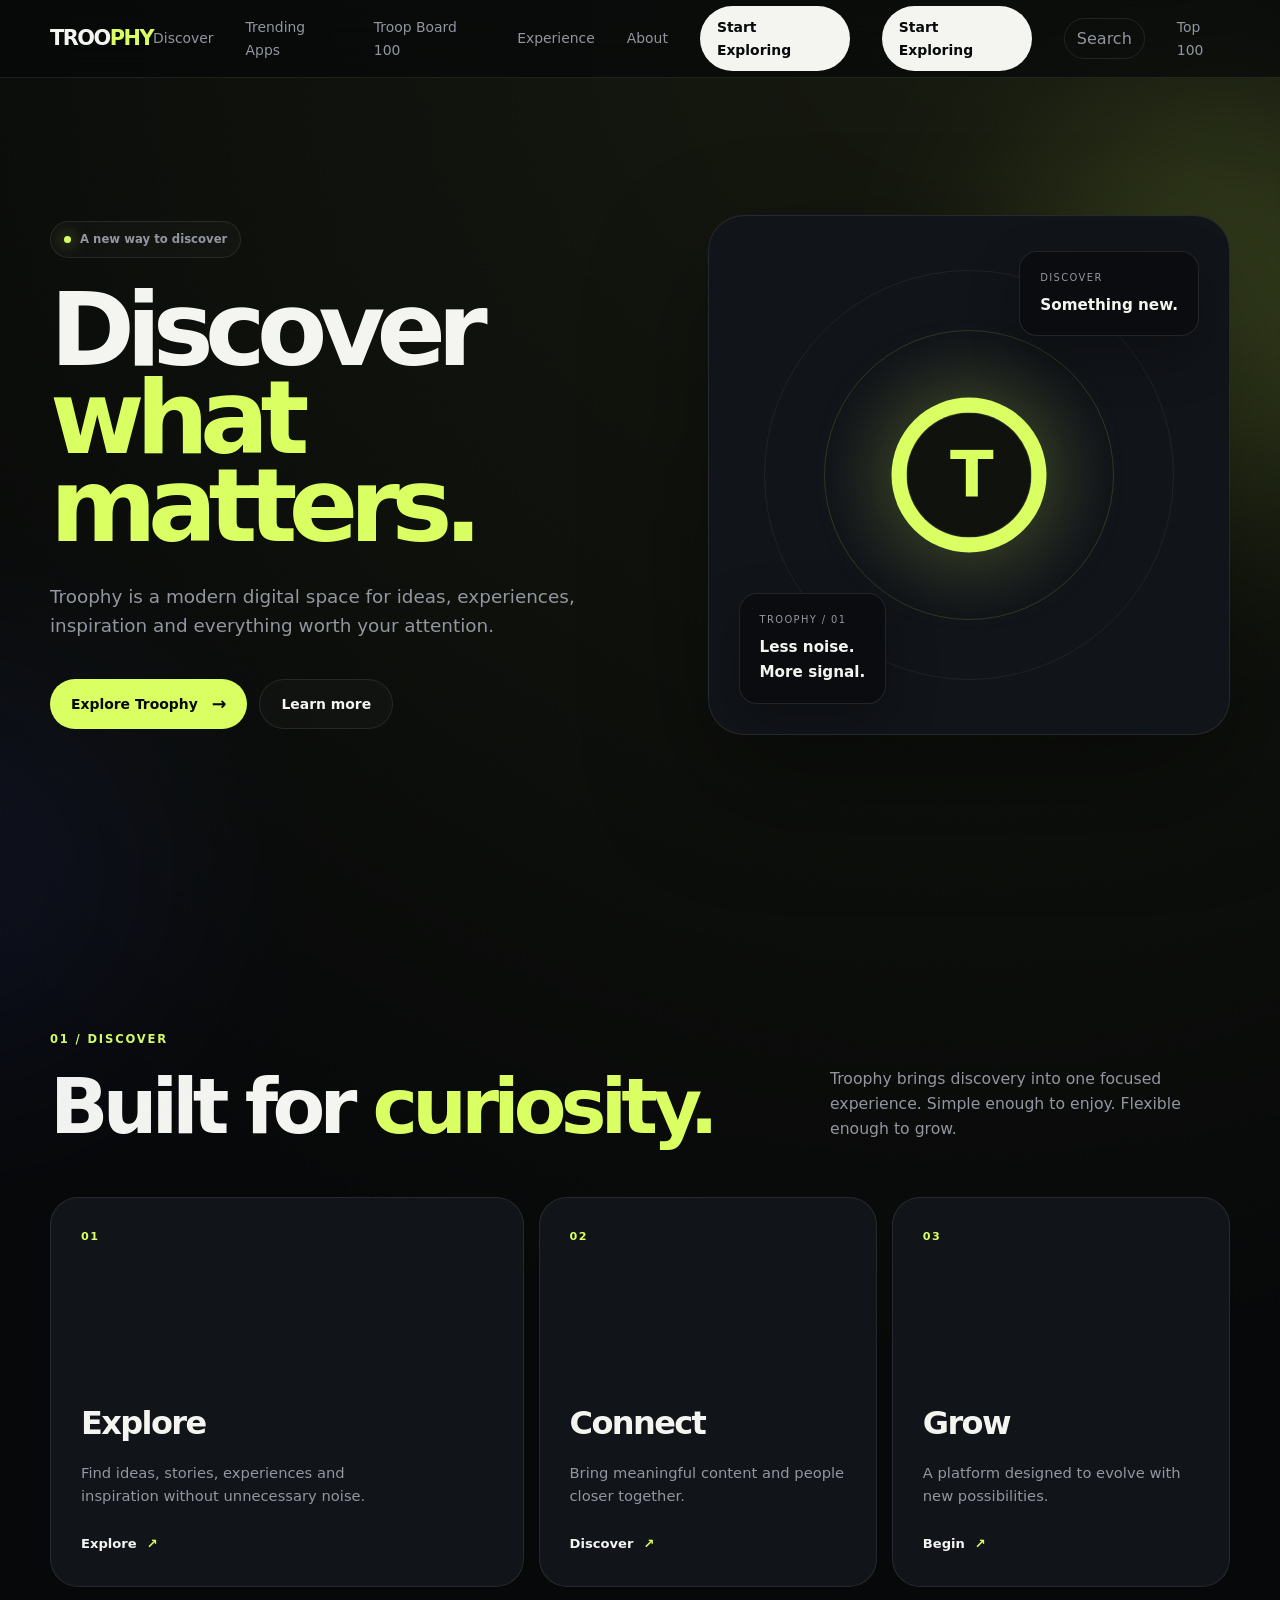
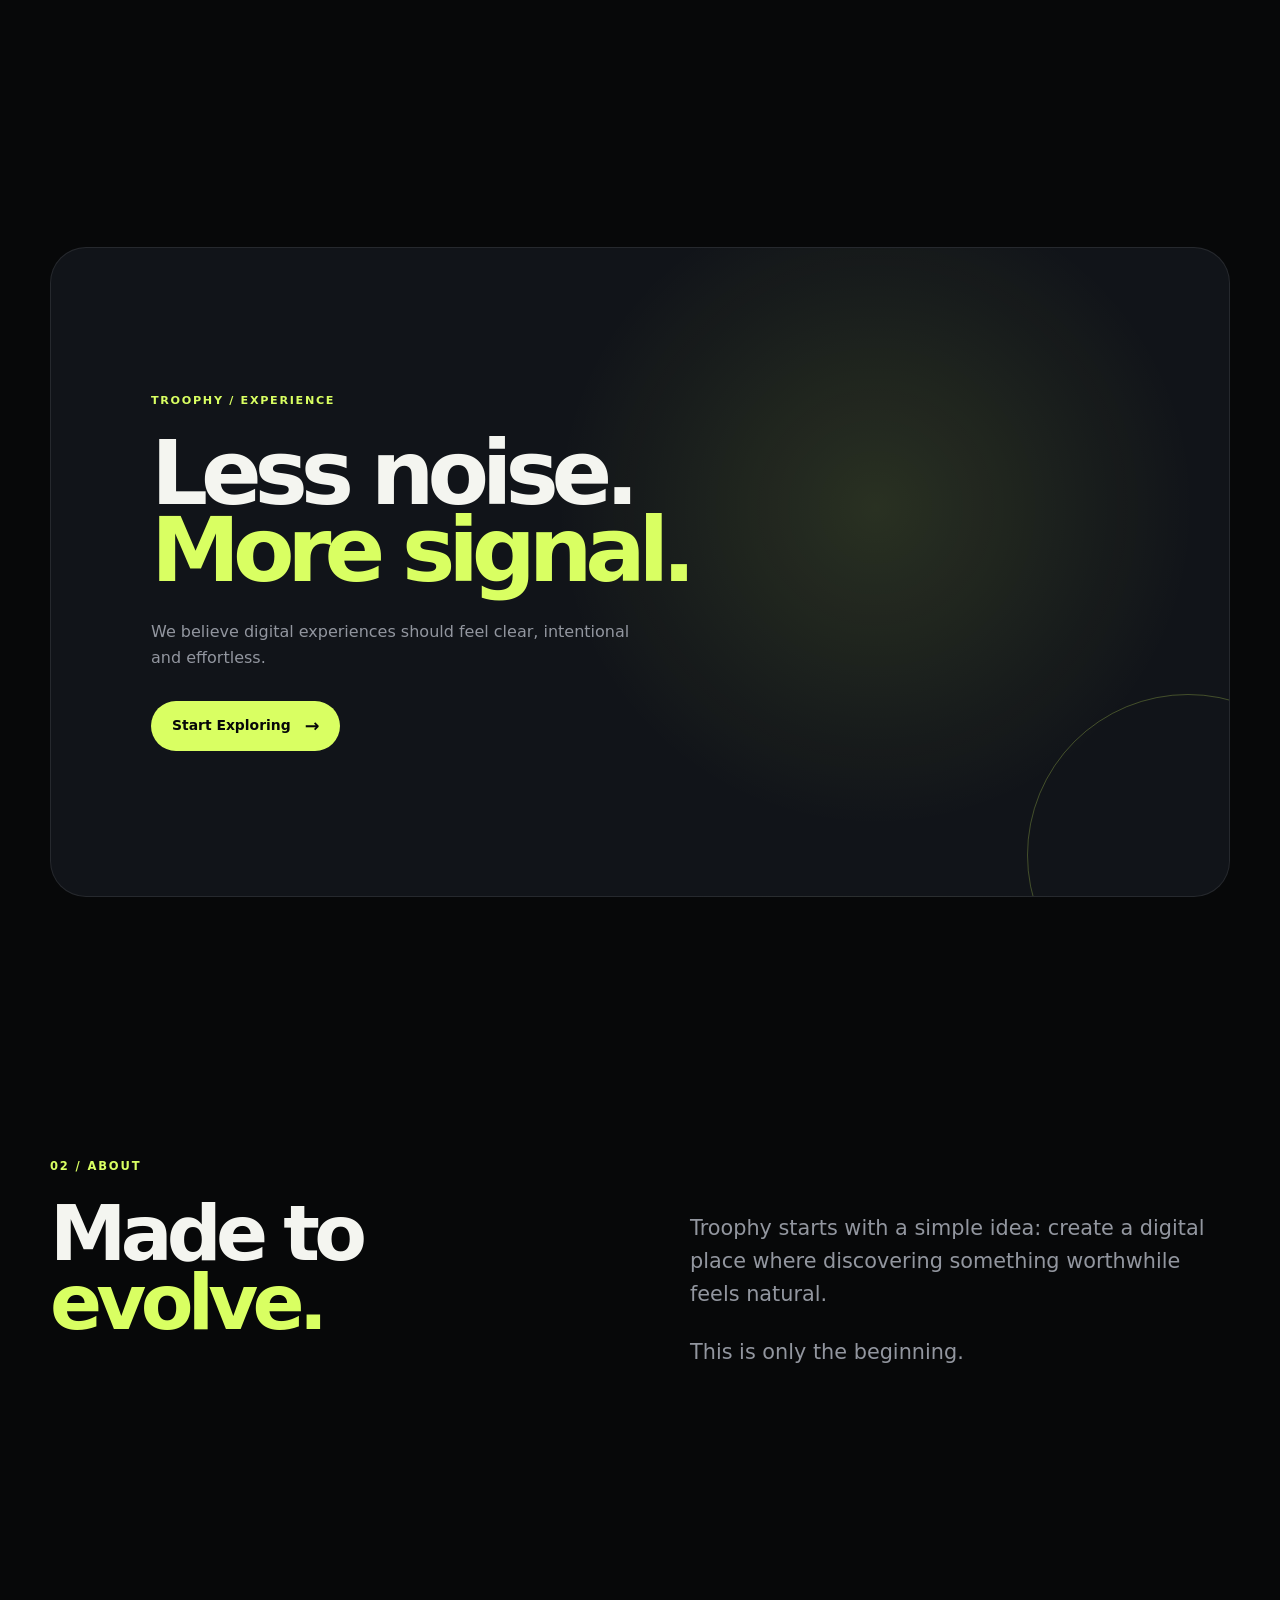
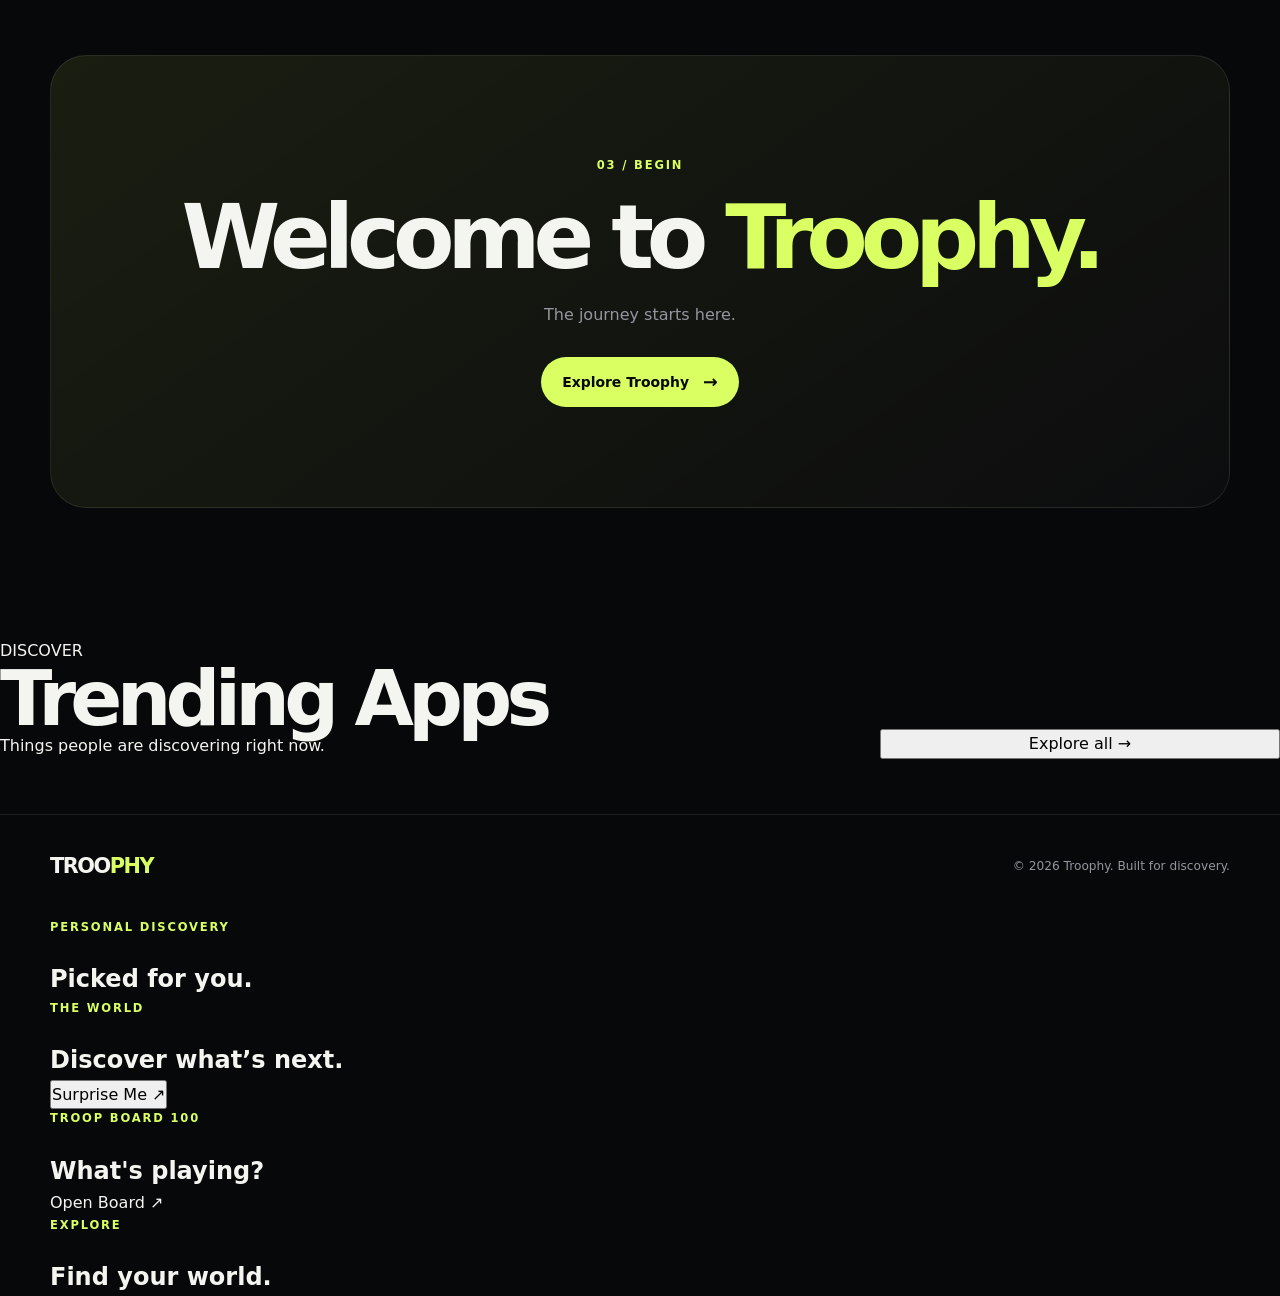
<file: index.html>
<!DOCTYPE html>
<html lang="en">
<head>
  <meta charset="UTF-8">
  <meta name="viewport" content="width=device-width, initial-scale=1.0">

  <title>Troophy — Discover What Matters</title>

  <meta
    name="description"
    content="Troophy is a modern digital space for discovering ideas, experiences and things worth your attention."
  >

  <meta name="theme-color" content="#08090b">

  <link rel="stylesheet" href="assets/css/style.css">
  <script src="assets/js/recommendations.js"></script>
  <script src="assets/js/live-ranking.js"></script>
  <script src="assets/data/data-forge.js"></script>
  <script src="assets/js/search-engine.js"></script>
</head>

<body>

  <!-- NAVIGATION -->
  <header class="site-header">
    <div class="container nav">

      <a href="#" class="brand">
        TROO<span>PHY</span>
      </a>

      <nav class="nav-menu" id="navMenu">
        <a href="#discover">Discover</a>
<a href="apps/">Trending Apps</a>
  <a href="music/">Troop Board 100</a>

        <a href="#experience">Experience</a>
        <a href="#about">About</a>
        <a href="#start" class="nav-button">Start Exploring</a>
<a href="#start" class="nav-button">Start Exploring</a>
      

      <button
        class="nav-search"
        type="button"
        data-global-search
      >
        Search
      </button>
  <a href="rankings/">Top 100</a>

</nav>

      <button
        class="menu-toggle"
        id="menuToggle"
        aria-label="Toggle navigation"
      >
        <span></span>
        <span></span>
      </button>

    </div>
  </header>


  <main>

    <!-- HERO -->
    <section class="hero">

      <div class="hero-glow glow-one"></div>
      <div class="hero-glow glow-two"></div>

      <div class="container hero-grid">

        <div class="hero-content">

          <div class="eyebrow">
            <span class="status-dot"></span>
            A new way to discover
          </div>

          <h1>
            Discover
            <span>what matters.</span>
          </h1>

          <p class="hero-description">
            Troophy is a modern digital space for ideas, experiences,
            inspiration and everything worth your attention.
          </p>

          <div class="hero-actions">
            <a href="#discover" class="button button-primary">
              Explore Troophy
              <span>→</span>
            </a>

            <a href="#about" class="button button-ghost">
              Learn more
            </a>
          </div>

        </div>


        <!-- HERO VISUAL -->
        <div class="hero-visual">

          <div class="visual-orbit orbit-one"></div>
          <div class="visual-orbit orbit-two"></div>

          <div class="visual-core">
            <div class="core-inner">
              <span>T</span>
            </div>
          </div>

          <div class="floating-card card-top">
            <small>DISCOVER</small>
            <strong>Something new.</strong>
          </div>

          <div class="floating-card card-bottom">
            <small>TROOPHY / 01</small>
            <strong>Less noise.<br>More signal.</strong>
          </div>

        </div>

      </div>

    </section>


    <!-- DISCOVER -->
    <section class="section" id="discover">

      <div class="container">

        <div class="section-heading">

          <div>
            <span class="section-label">01 / DISCOVER</span>

            <h2>
              Built for
              <span>curiosity.</span>
            </h2>
          </div>

          <p>
            Troophy brings discovery into one focused experience.
            Simple enough to enjoy. Flexible enough to grow.
          </p>

        </div>


        <div class="feature-grid">

          <article class="feature-card feature-large">

            <div class="feature-number">01</div>

            <div class="feature-content">
              <h3>Explore</h3>

              <p>
                Find ideas, stories, experiences and inspiration
                without unnecessary noise.
              </p>

              <a href="apps/" class="feature-link">
                Explore <span>↗</span>
              </a>
            </div>

          </article>


          <article class="feature-card">

            <div class="feature-number">02</div>

            <div class="feature-content">
              <h3>Connect</h3>

              <p>
                Bring meaningful content and people closer together.
              </p>

              <a href="music/" class="feature-link">
                Discover <span>↗</span>
              </a>
            </div>

          </article>


          <article class="feature-card">

            <div class="feature-number">03</div>

            <div class="feature-content">
              <h3>Grow</h3>

              <p>
                A platform designed to evolve with new possibilities.
              </p>

              <a href="#start" class="feature-link">
                Begin <span>↗</span>
              </a>
            </div>

          </article>

        </div>

      </div>

    </section>


    <!-- EXPERIENCE -->
    <section class="section experience" id="experience">

      <div class="container">

        <div class="experience-box">

          <div class="experience-label">
            TROOPHY / EXPERIENCE
          </div>

          <h2>
            Less noise.
            <br>
            <span>More signal.</span>
          </h2>

          <p>
            We believe digital experiences should feel clear,
            intentional and effortless.
          </p>

          <a href="#start" class="button button-primary">
            Start Exploring
            <span>→</span>
          </a>

        </div>

      </div>

    </section>


    <!-- ABOUT -->
    <section class="section about" id="about">

      <div class="container about-grid">

        <div>
          <span class="section-label">02 / ABOUT</span>

          <h2>
            Made to
            <span>evolve.</span>
          </h2>
        </div>

        <div class="about-copy">

          <p>
            Troophy starts with a simple idea:
            create a digital place where discovering something
            worthwhile feels natural.
          </p>

          <p>
            This is only the beginning.
          </p>

        </div>

      </div>

    </section>


    <!-- CTA -->
    <section class="section start" id="start">

      <div class="container">

        <div class="start-box">

          <span class="section-label">03 / BEGIN</span>

          <h2>
            Welcome to
            <span>Troophy.</span>
          </h2>

          <p>
            The journey starts here.
          </p>

          <a href="#discover" class="button button-primary">
            Explore Troophy
            <span>→</span>
          </a>

        </div>

      </div>

    </section>

  
<section class="discovery-section" id="trending">
  <div class="section-heading">
    <div>
      <span class="section-kicker">DISCOVER</span>
      <h2>Trending Apps</h2>
      <p>Things people are discovering right now.</p>
    </div>
    <button class="section-link" id="trendingMore">
      Explore all →
    </button>
  </div>

  <div class="app-rail" id="trendingApps"></div>
</section>

</main>


  <!-- FOOTER -->
  <footer>

    <div class="container footer-inner">

      <a href="#" class="brand">
        TROO<span>PHY</span>
      </a>

      <p>
        © <span id="year"></span> Troophy. Built for discovery.
      </p>

    </div>

  </footer>


  <script src="assets/js/app.js"></script>
<script src="assets/js/global-search.js"></script>


<script src="data/troophy-data.js"></script>
<script src="js/home.js"></script>



<section class="world-section" id="forYou">

  <div class="container">

    <div class="world-heading">

      <div>
        <span class="section-label">
          PERSONAL DISCOVERY
        </span>

        <h2>Picked for you.</h2>
      </div>

    </div>

    <div
      class="app-rail"
      id="forYouApps"
    ></div>

  </div>

</section>

<section class="world-section" id="world">

  <div class="container">

    <div class="world-heading">

      <div>
        <span class="section-label">THE WORLD</span>
        <h2>Discover what’s next.</h2>
      </div>

      <button
        class="surprise-button"
        id="surpriseMe"
        type="button"
      >
        Surprise Me ↗
      </button>

    </div>

    <div
      class="app-rail"
      id="risingApps"
    ></div>

  </div>

</section>

<section class="world-section">

  <div class="container">

    <div class="world-heading">

      <div>
        <span class="section-label">TROOP BOARD 100</span>
        <h2>What's playing?</h2>
      </div>

      <a href="music/" class="section-link">
        Open Board ↗
      </a>

    </div>

    <div
      class="troop-preview"
      id="troopBoardPreview"
    ></div>

  </div>

</section>

<section class="world-section">

  <div class="container">

    <div class="world-heading">

      <div>
        <span class="section-label">EXPLORE</span>
        <h2>Find your world.</h2>
      </div>

    </div>

    <div
      class="category-cloud"
      id="categoryCloud"
    ></div>

  </div>

</section>


</body>
</html>
</file>
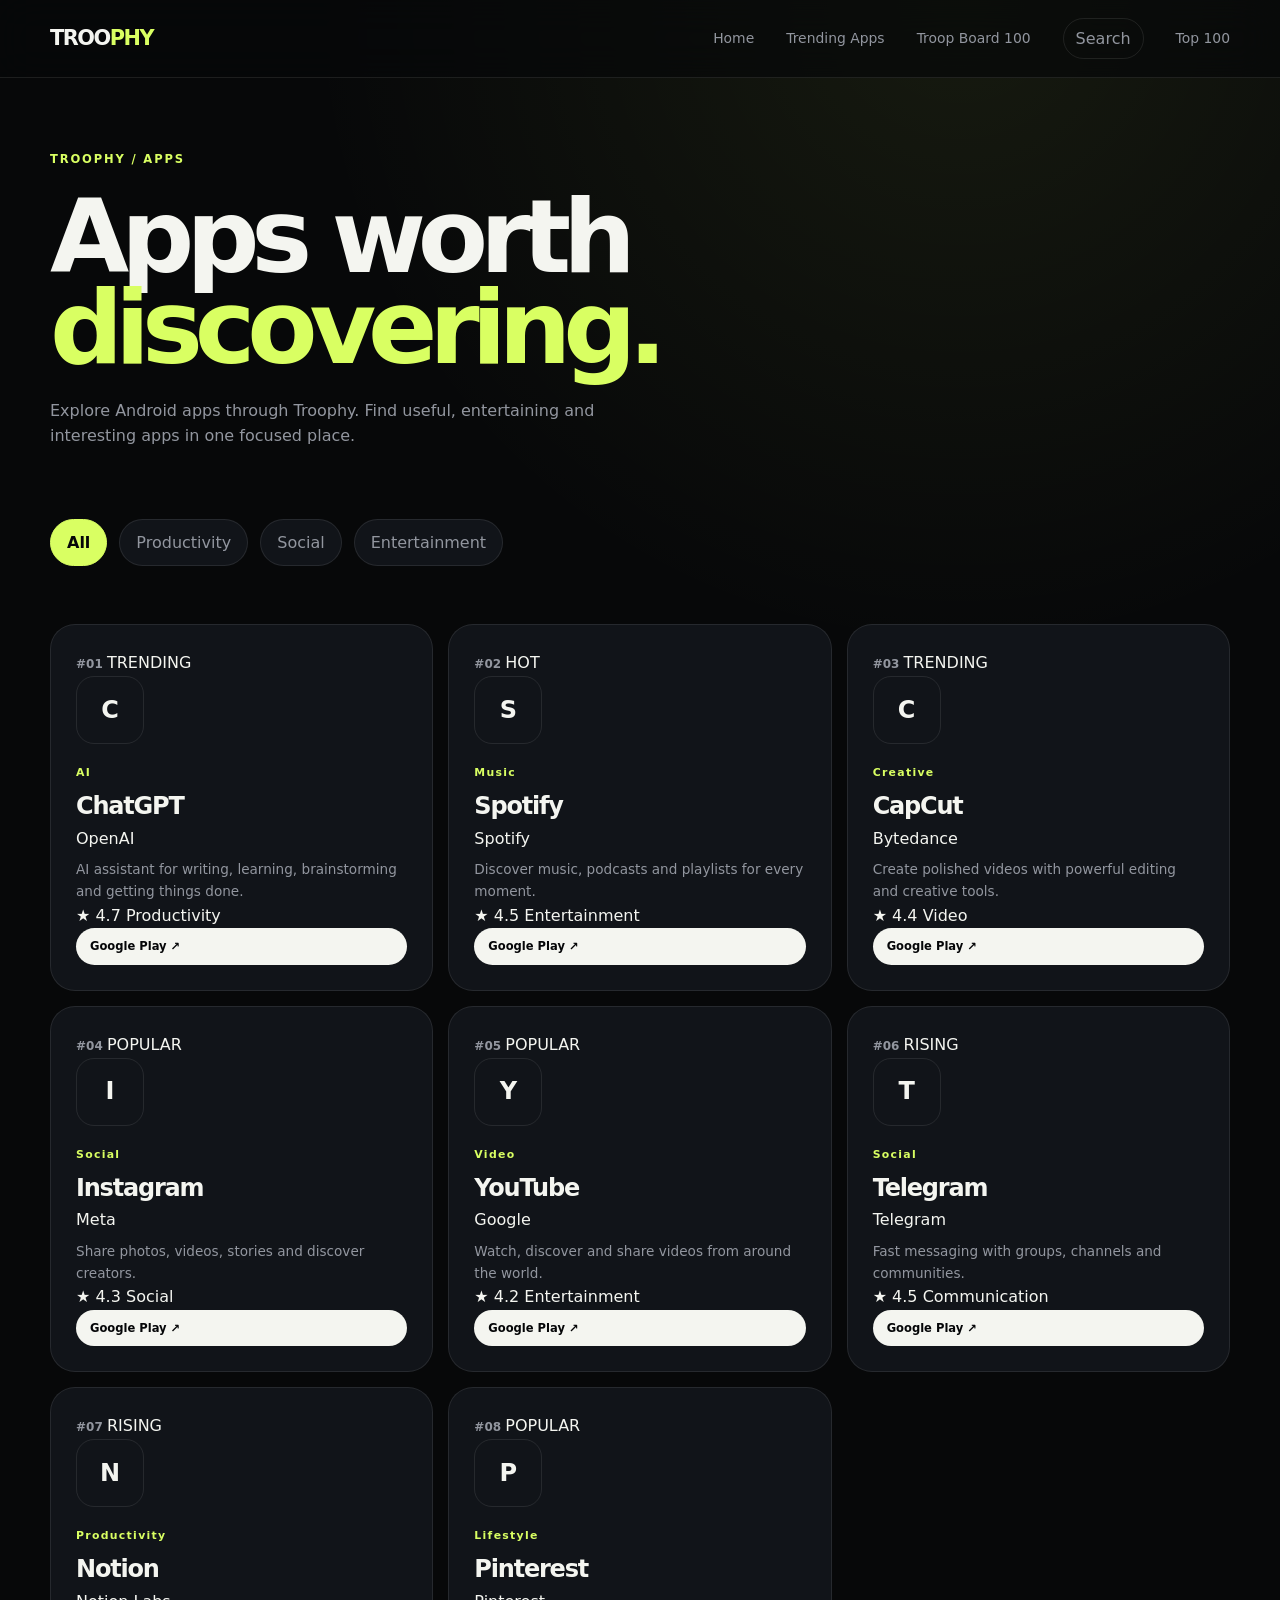
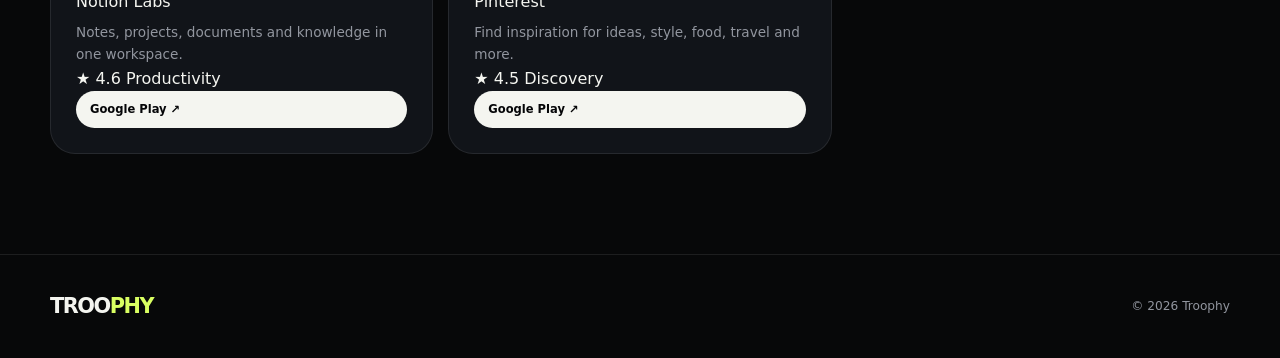
<file: apps/index.html>
<!DOCTYPE html>
<html lang="en">
<head>
  <meta charset="UTF-8">

  <meta
    name="viewport"
    content="width=device-width, initial-scale=1"
  >

  <title>Trending Apps — Troophy</title>

  <meta
    name="description"
    content="Discover Android apps worth checking out on Troophy."
  >

  <meta name="theme-color" content="#050608">

  <link rel="stylesheet" href="../assets/css/style.css">

  <style>
    .apps-page {
      padding-top: 150px;
      padding-bottom: 100px;
    }

    .apps-hero {
      max-width: 850px;
      margin-bottom: 70px;
    }

    .apps-hero h1 {
      font-size: clamp(3.5rem, 8vw, 7rem);
      line-height: .88;
      letter-spacing: -.08em;
    }

    .apps-hero h1 span {
      color: var(--accent);
    }

    .apps-hero p {
      max-width: 600px;
      color: var(--muted);
      margin-top: 25px;
    }

    .apps-toolbar {
      display: flex;
      gap: 12px;
      flex-wrap: wrap;
      margin-bottom: 30px;
    }

    .filter-button {
      border: 1px solid var(--line);
      background: var(--surface);
      color: var(--muted);
      padding: 10px 16px;
      border-radius: 999px;
      cursor: pointer;
    }

    .filter-button.active {
      background: var(--accent);
      color: #050608;
      border-color: var(--accent);
      font-weight: 800;
    }

    .apps-grid {
      display: grid;
      grid-template-columns: repeat(3, 1fr);
      gap: 15px;
    }

    .app-card {
      padding: 25px;
      min-height: 290px;
      border: 1px solid var(--line);
      border-radius: 25px;
      background: var(--surface);
      display: flex;
      flex-direction: column;
      justify-content: space-between;
      transition: .35s var(--ease);
    }

    .app-card:hover {
      transform: translateY(-7px);
      border-color: rgba(217,255,98,.3);
    }

    .app-icon {
      width: 68px;
      height: 68px;
      border-radius: 18px;
      display: grid;
      place-items: center;
      background: var(--surface-2);
      border: 1px solid var(--line);
      font-size: 1.5rem;
      font-weight: 900;
    }

    .app-category {
      margin-top: 20px;
      color: var(--accent);
      font-size: .68rem;
      font-weight: 800;
      letter-spacing: .12em;
    }

    .app-card h2 {
      margin-top: 6px;
      font-size: 1.5rem;
      letter-spacing: -.05em;
    }

    .app-card p {
      margin-top: 8px;
      color: var(--muted);
      font-size: .85rem;
    }

    .app-bottom {
      display: flex;
      align-items: center;
      justify-content: space-between;
      gap: 15px;
      margin-top: 25px;
    }

    .app-rank {
      color: var(--muted);
      font-size: .75rem;
      font-weight: 800;
    }

    .play-button {
      padding: 9px 14px;
      border-radius: 999px;
      background: var(--text);
      color: #050608;
      font-size: .72rem;
      font-weight: 850;
    }

    @media(max-width: 850px) {
      .apps-grid {
        grid-template-columns: repeat(2, 1fr);
      }
    }

    @media(max-width: 560px) {
      .apps-grid {
        grid-template-columns: 1fr;
      }
    }
  </style>
  <script src="../assets/data/discovery.js"></script>
  <script src="../assets/js/recommendations.js"></script>
  <script src="../assets/data/data-forge.js"></script>
  <script src="../assets/js/search-engine.js"></script>
</head>

<body>

<header class="site-header">
  <div class="container nav">

    <a href="../index.html" class="brand">
      TROO<span>PHY</span>
    </a>

    <nav class="nav-menu" id="navMenu">
      <a href="../index.html">Home</a>
      <a href="./">Trending Apps</a>
      <a href="../music/">Troop Board 100</a>
    
      <button
        class="nav-search"
        type="button"
        data-global-search
      >
        Search
      </button>
  <a href="../rankings/">Top 100</a>

</nav>

    <button class="menu-toggle" id="menuToggle">
      <span></span>
      <span></span>
    </button>

  </div>
</header>


<main class="apps-page">

  <div class="container">

    <div class="apps-hero">

      <span class="section-label">
        TROOPHY / APPS
      </span>

      <h1>
        Apps worth
        <span>discovering.</span>
      </h1>

      <p>
        Explore Android apps through Troophy. Find useful,
        entertaining and interesting apps in one focused place.
      </p>

    </div>


    <div class="apps-toolbar">

      <button
        class="filter-button active"
        data-filter="all"
      >
        All
      </button>

      <button
        class="filter-button"
        data-filter="productivity"
      >
        Productivity
      </button>

      <button
        class="filter-button"
        data-filter="social"
      >
        Social
      </button>

      <button
        class="filter-button"
        data-filter="entertainment"
      >
        Entertainment
      </button>

    </div>


    
<div
  class="app-filters"
  id="appFilters"
  aria-label="App categories"
></div>

<div class="apps-grid" id="appsGrid">
</div>

  </div>

</main>


<footer>
  <div class="container footer-inner">

    <a href="../index.html" class="brand">
      TROO<span>PHY</span>
    </a>

    <p>
      © <span id="year"></span> Troophy
    </p>

  </div>
</footer>


<script src="../assets/js/app.js"></script>
<script src="apps.js"></script>
<script src="../assets/js/global-search.js"></script>

</body>
</html>
</file>
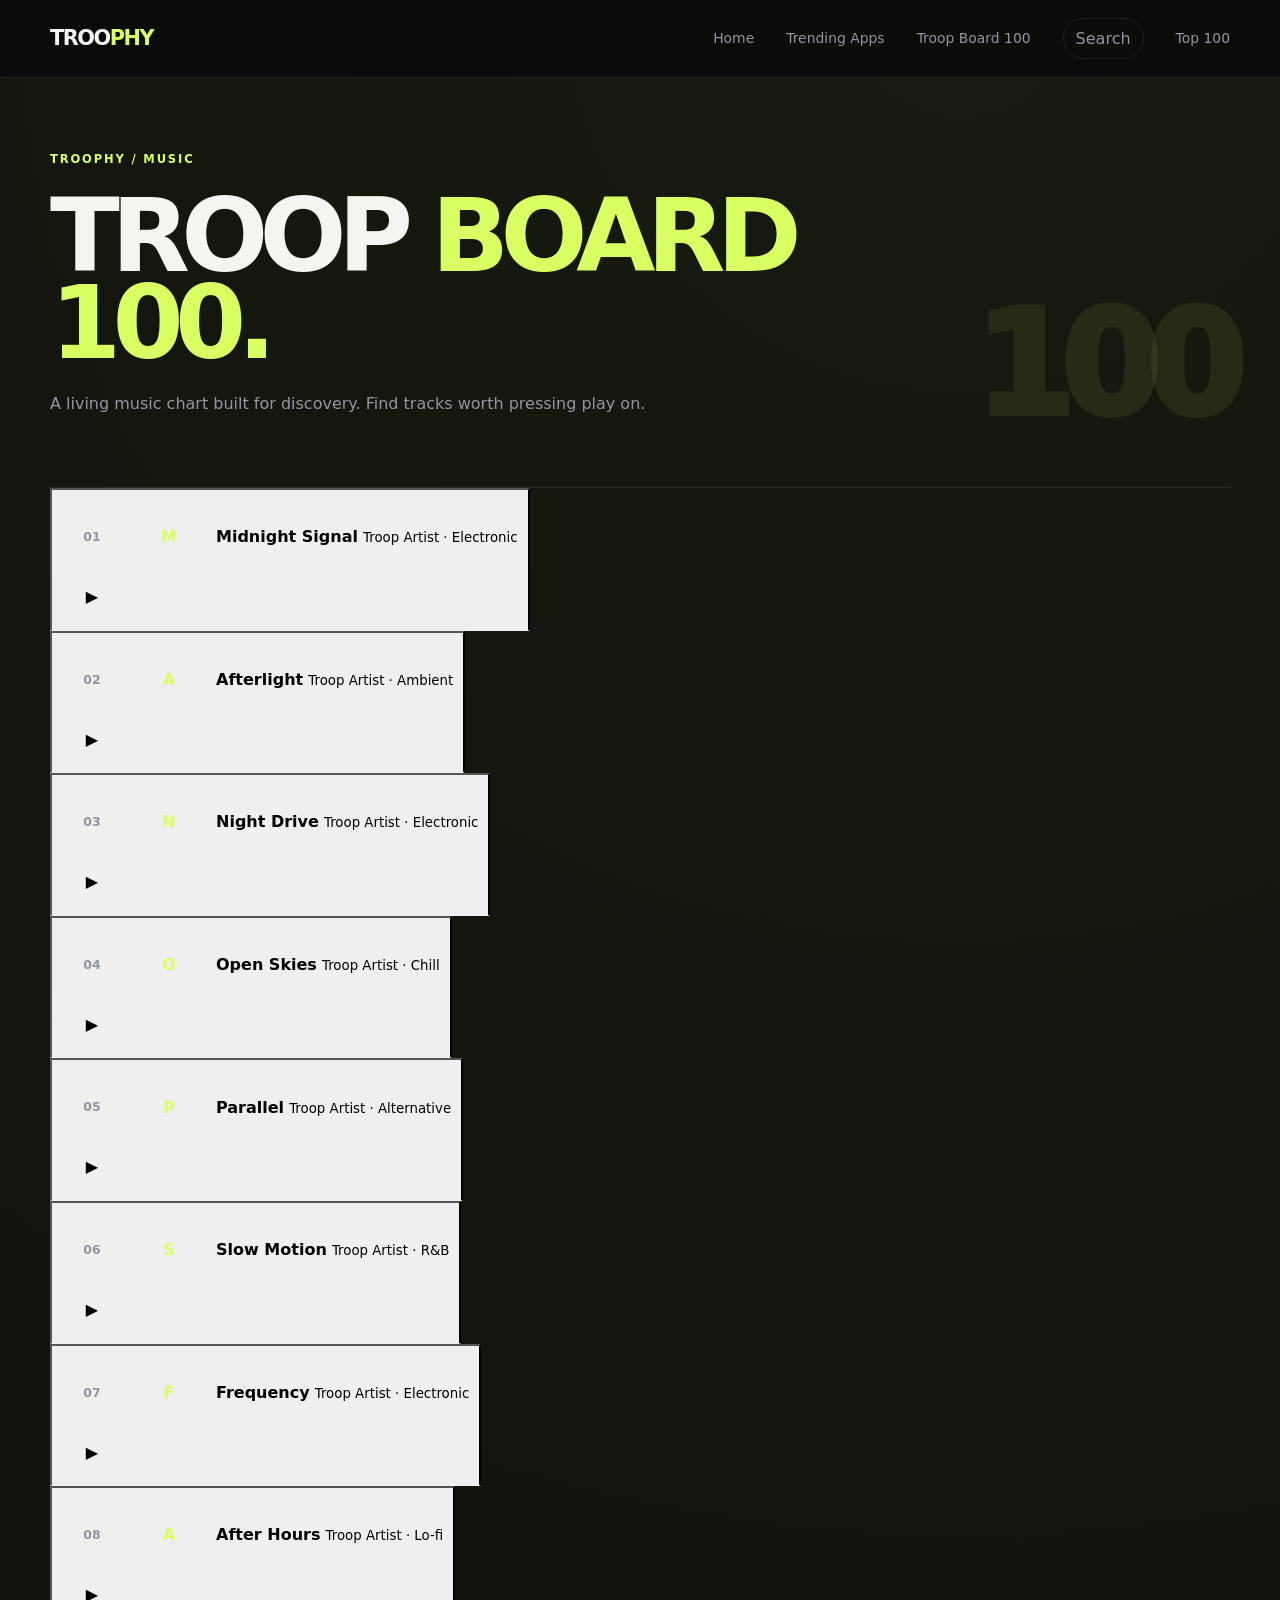
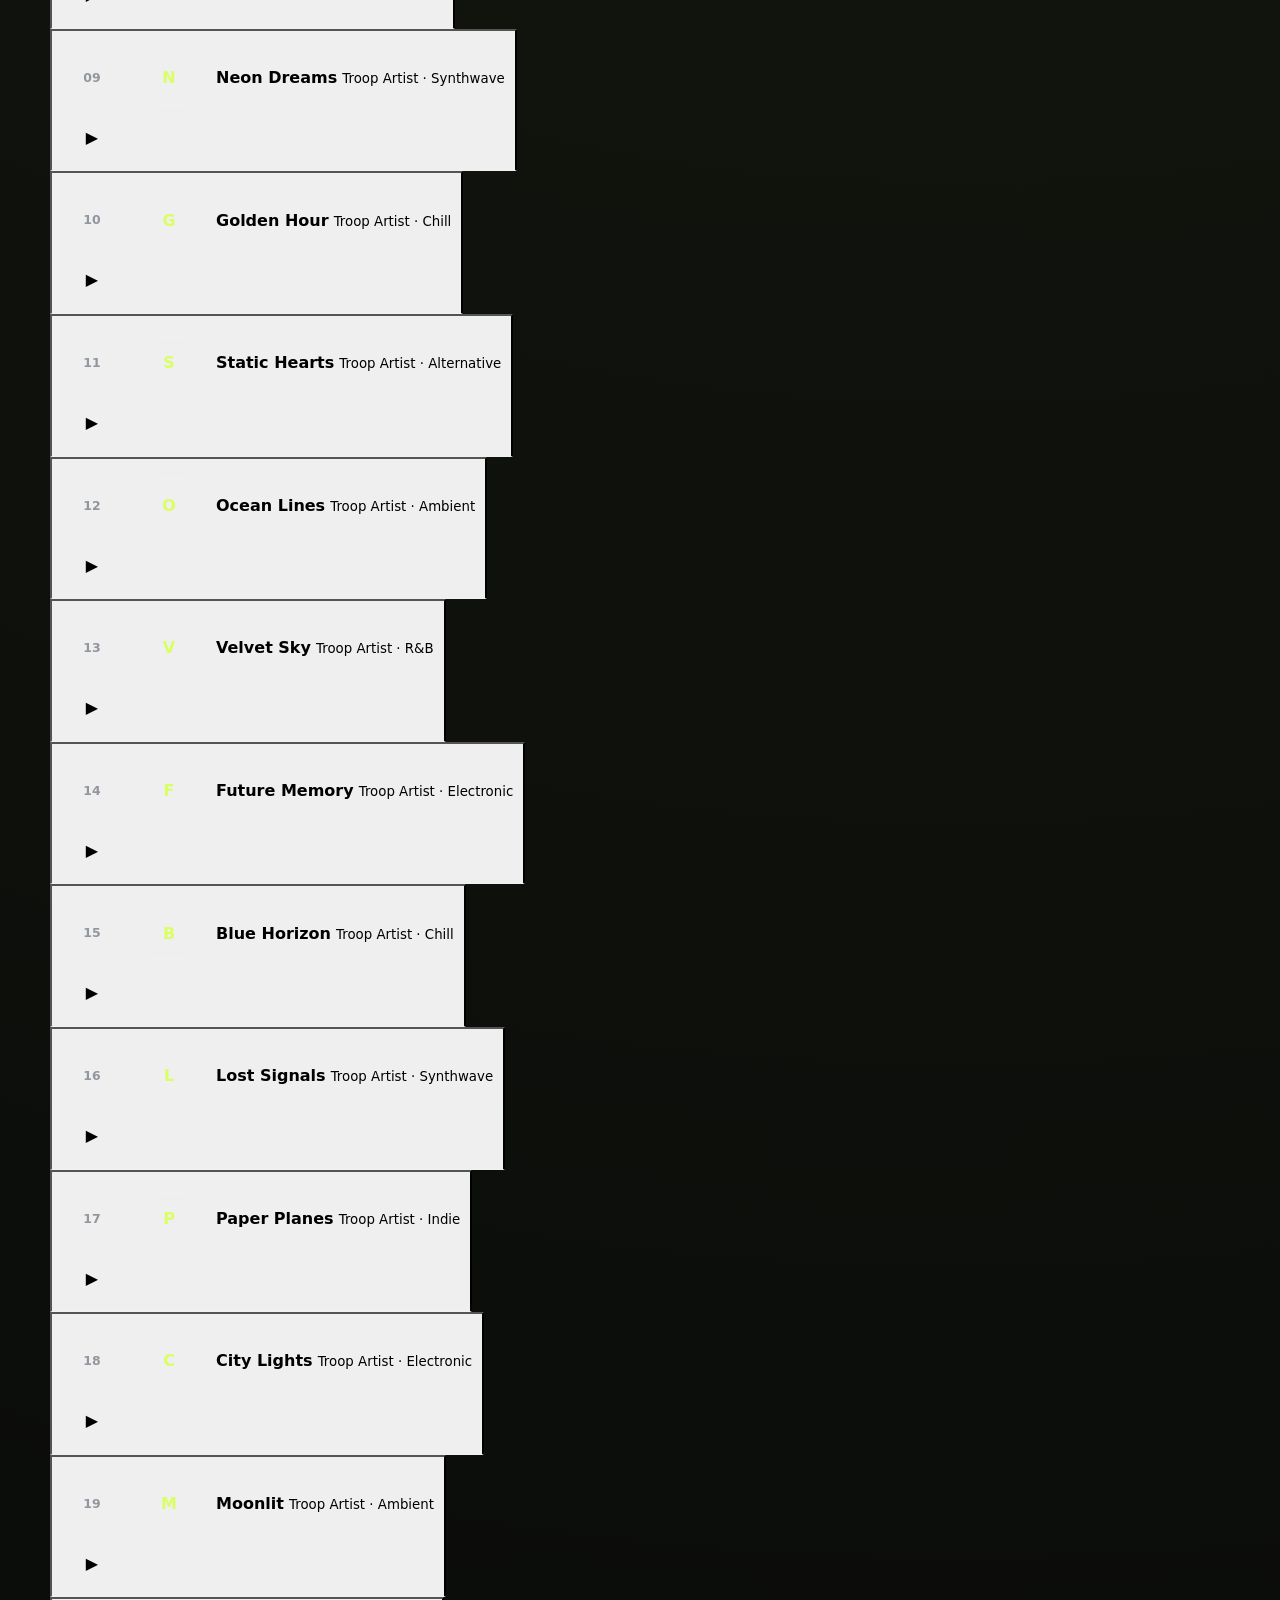
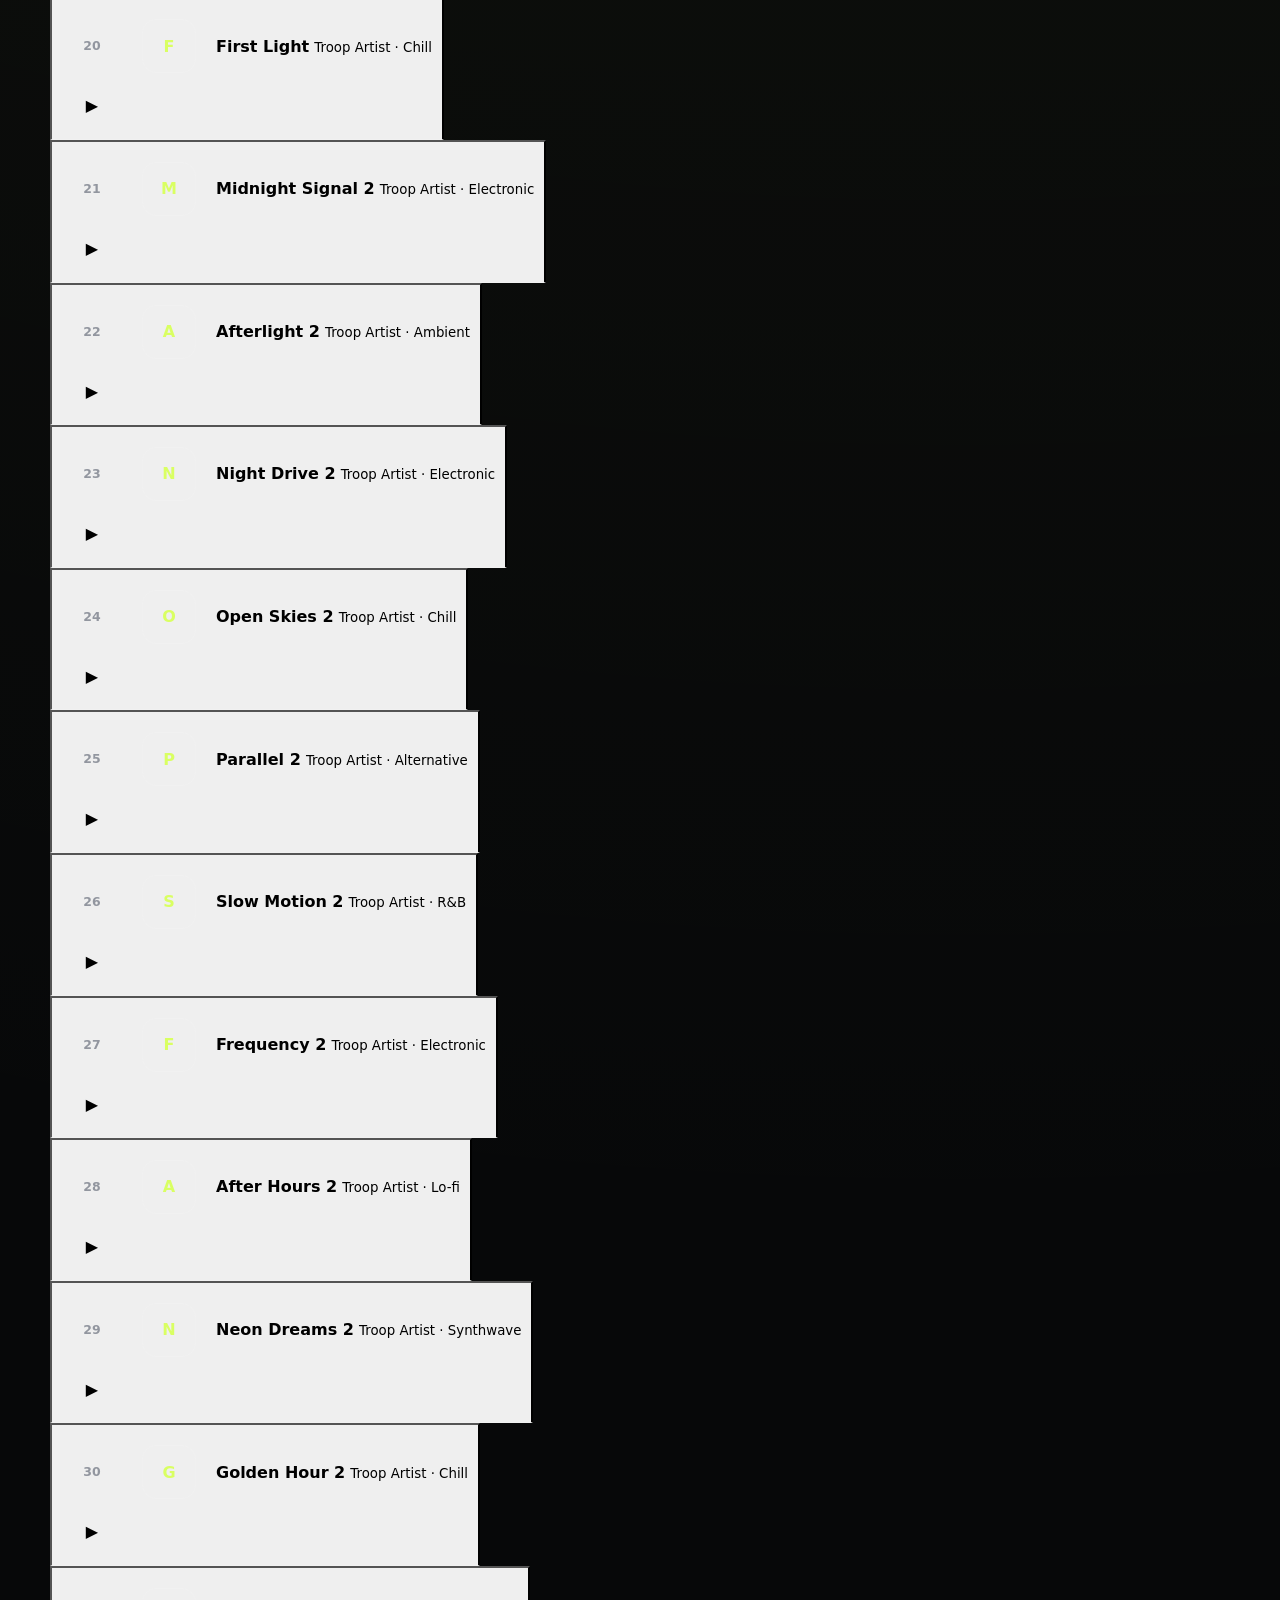
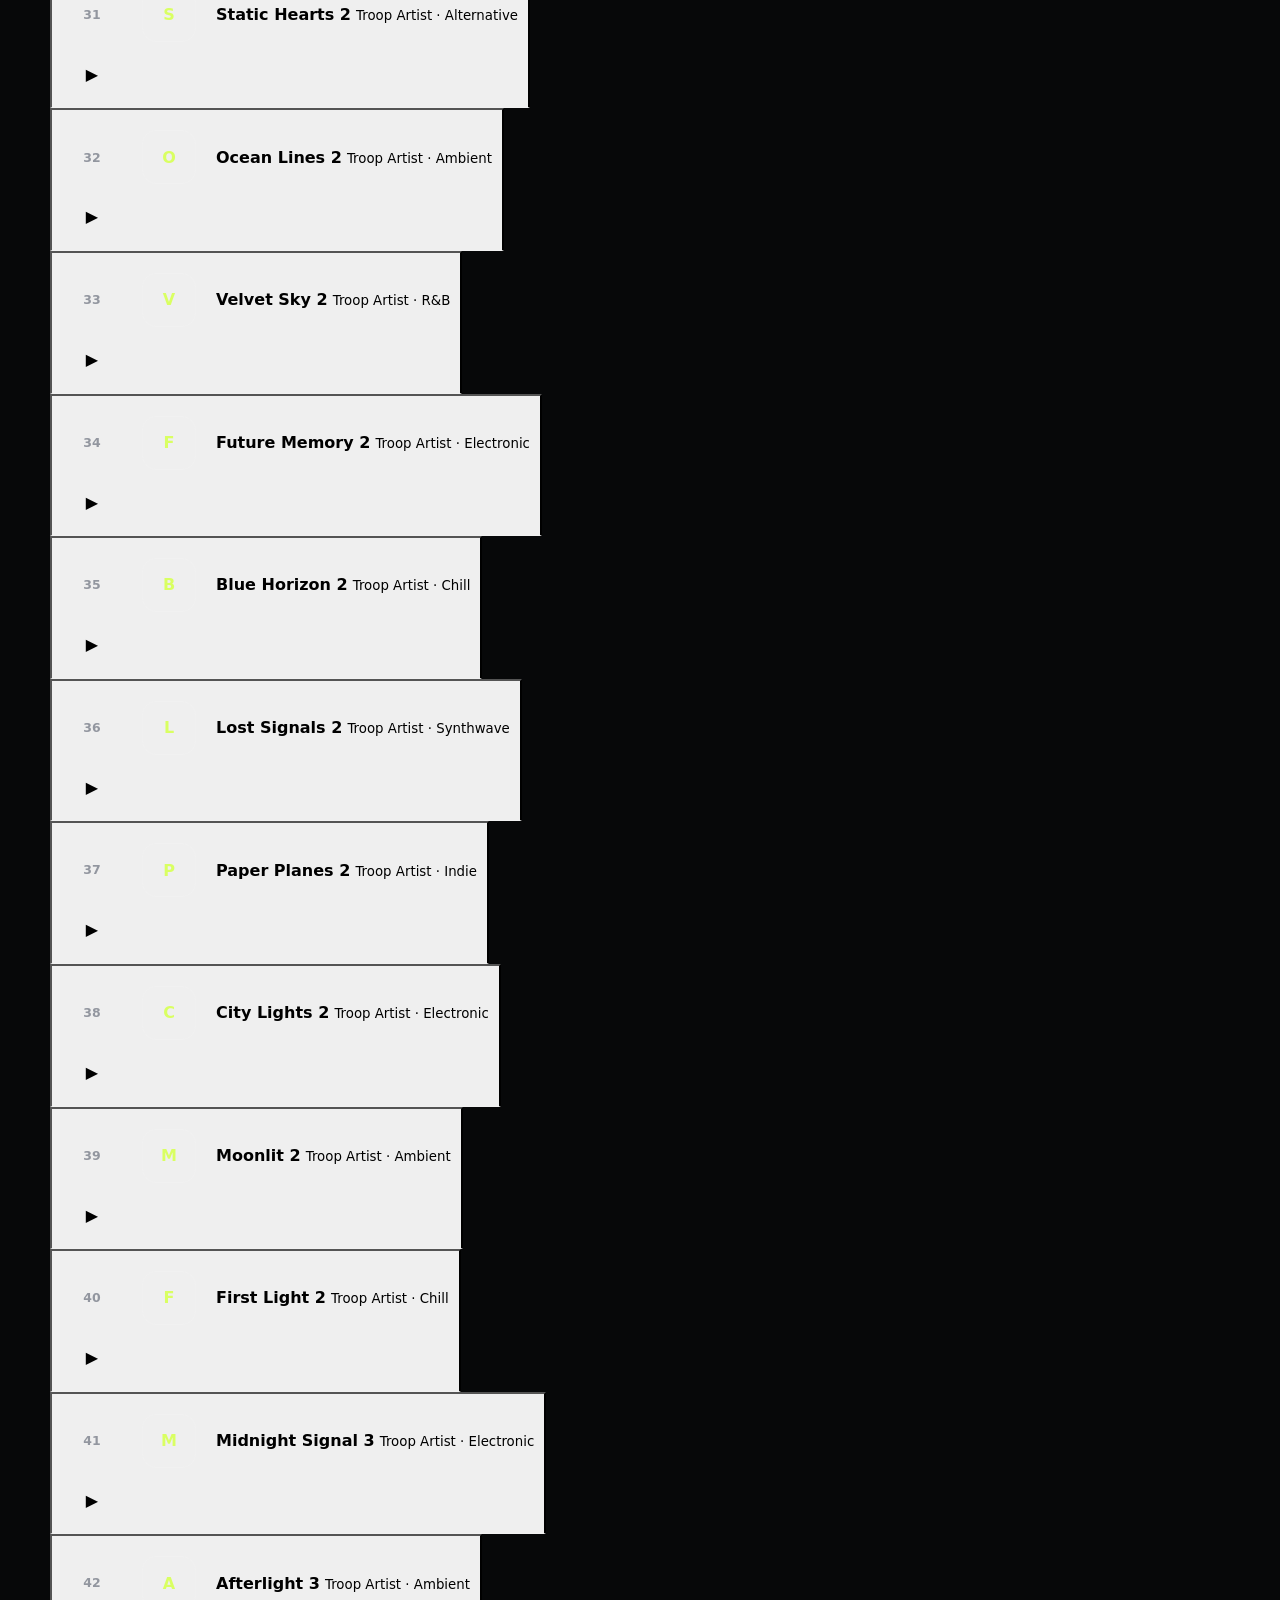
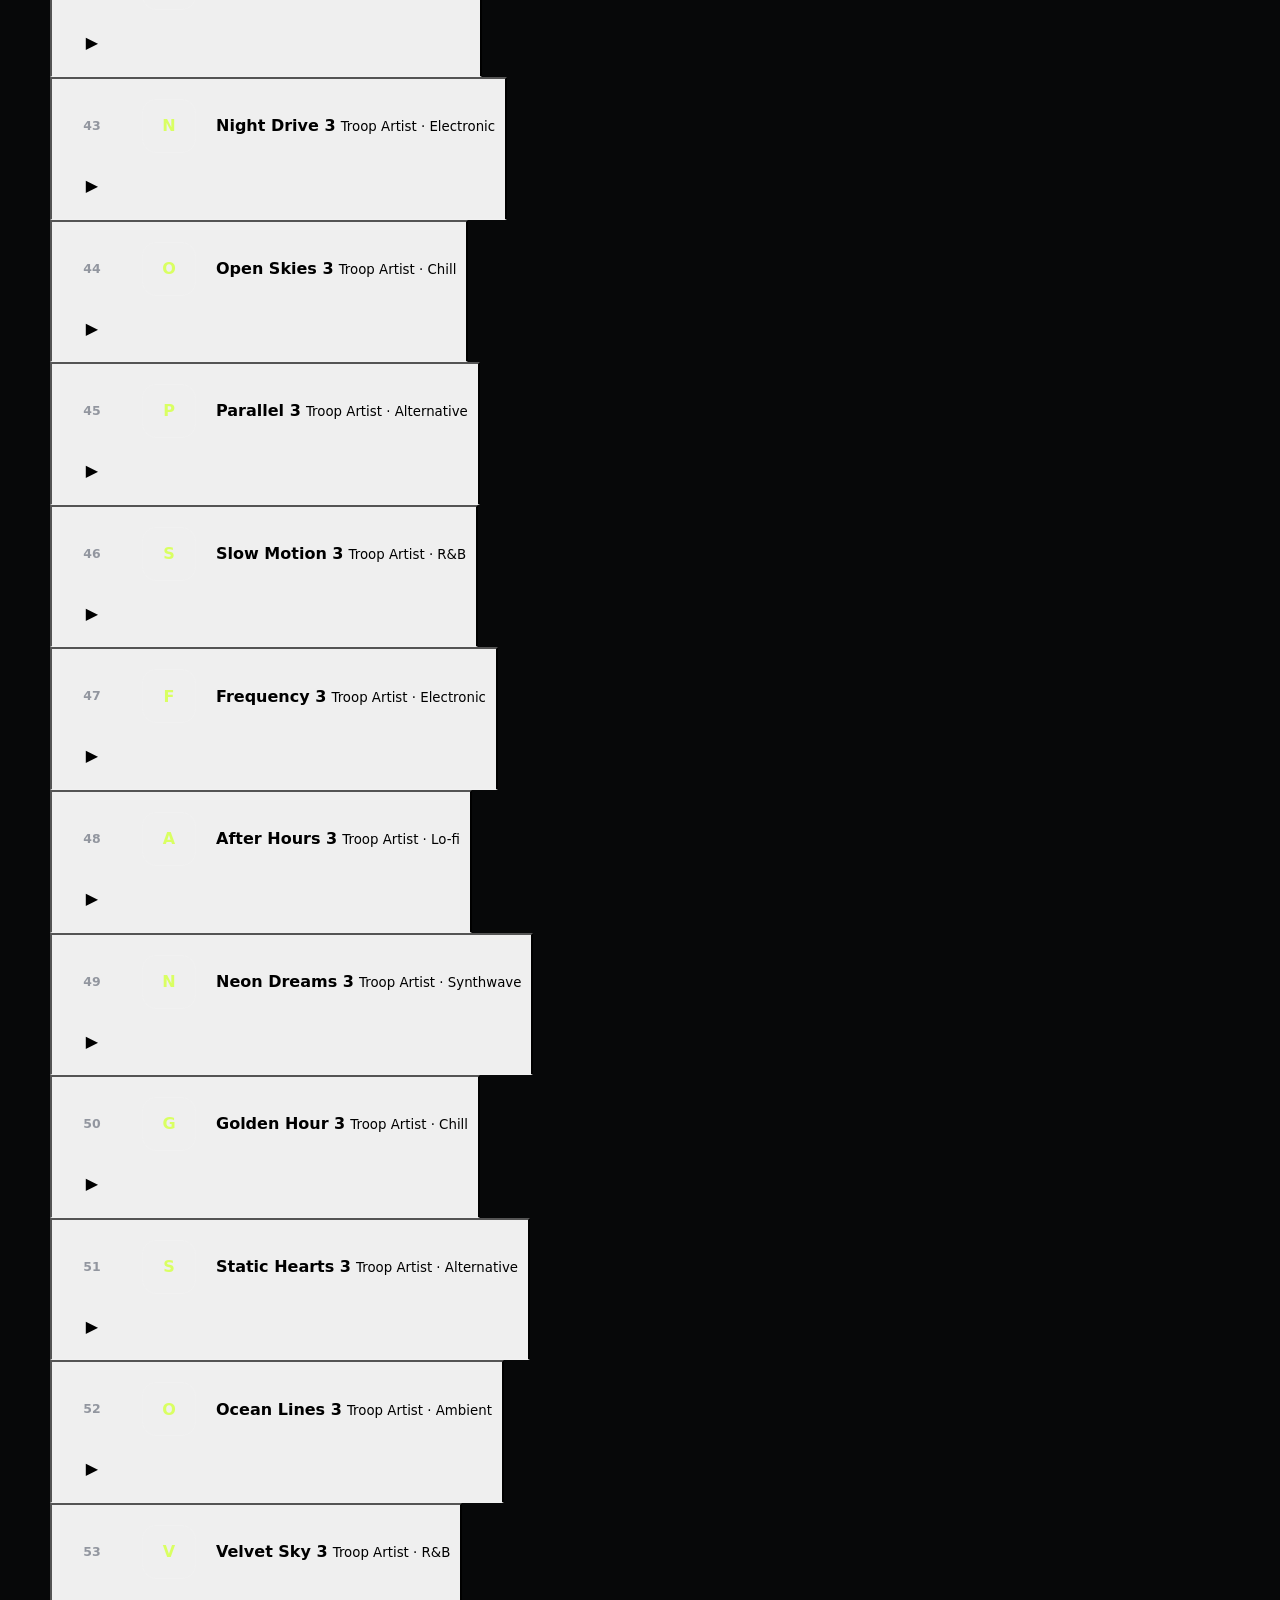
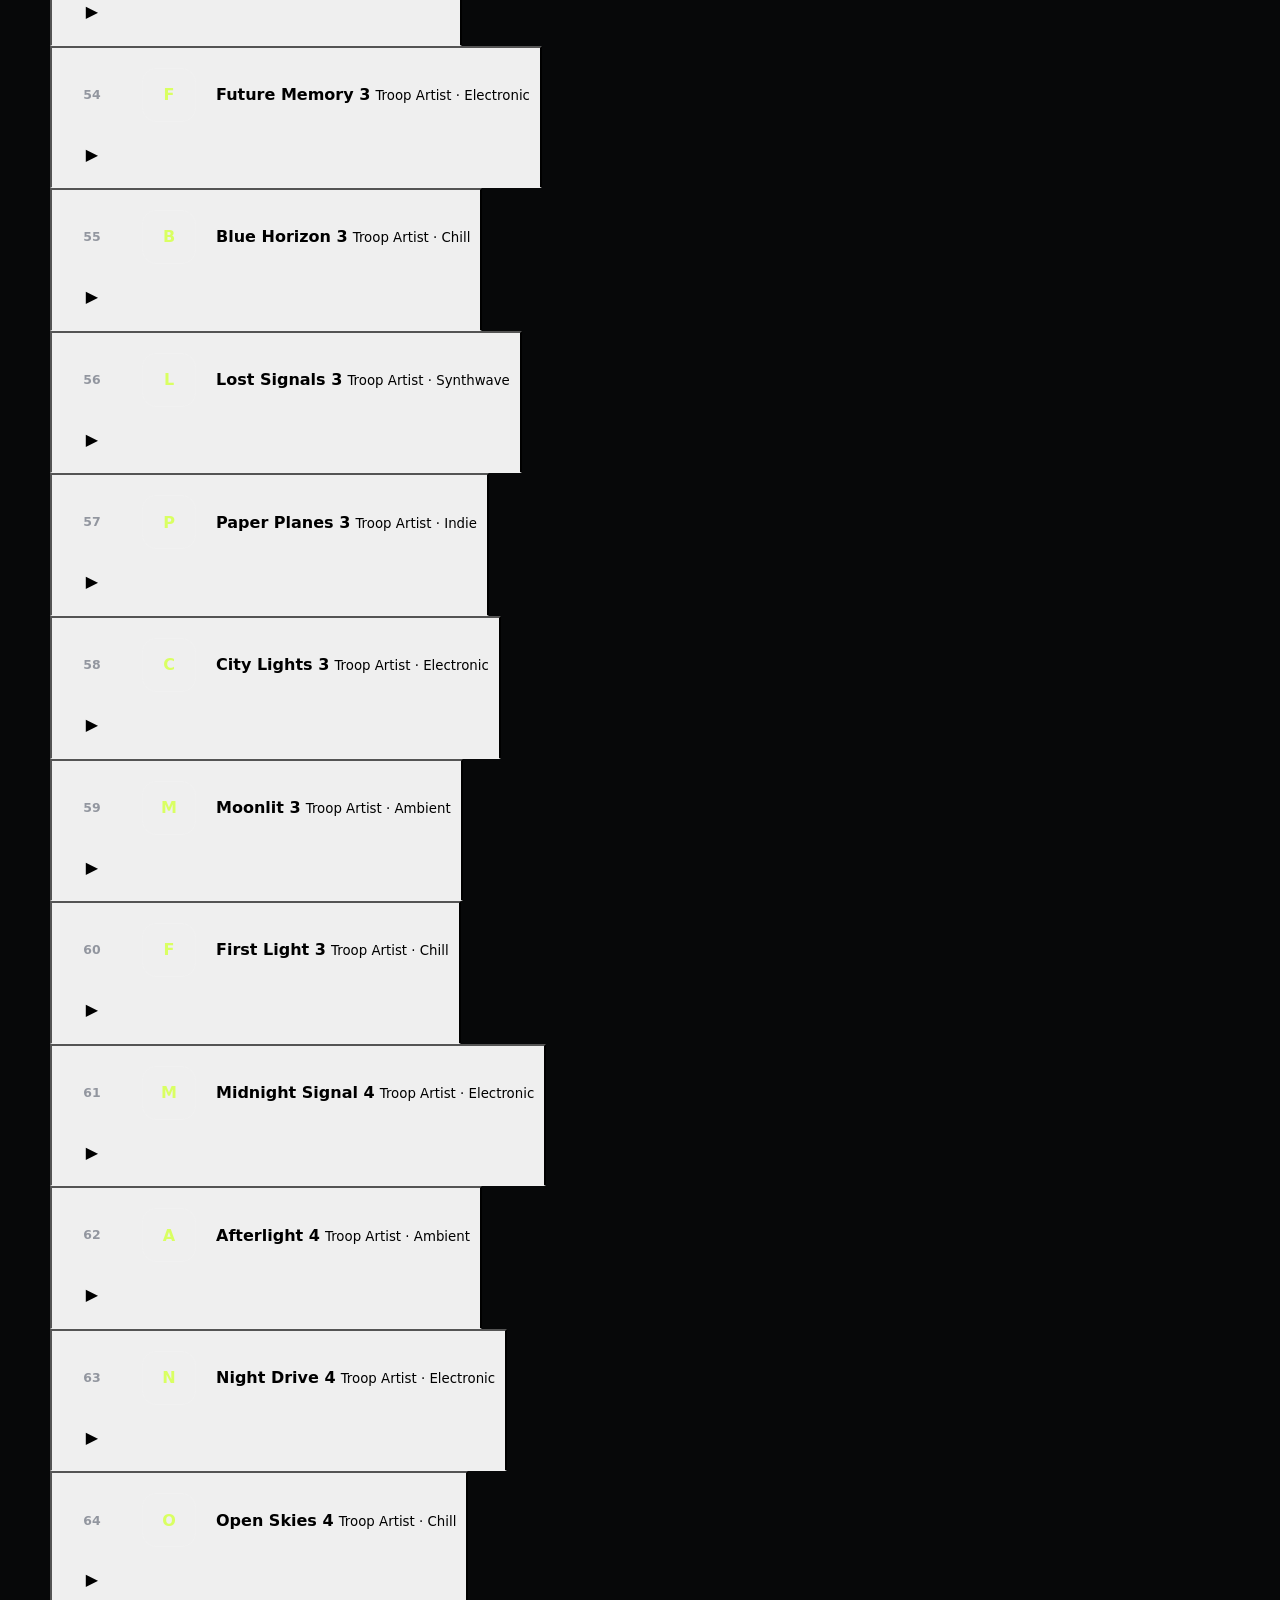
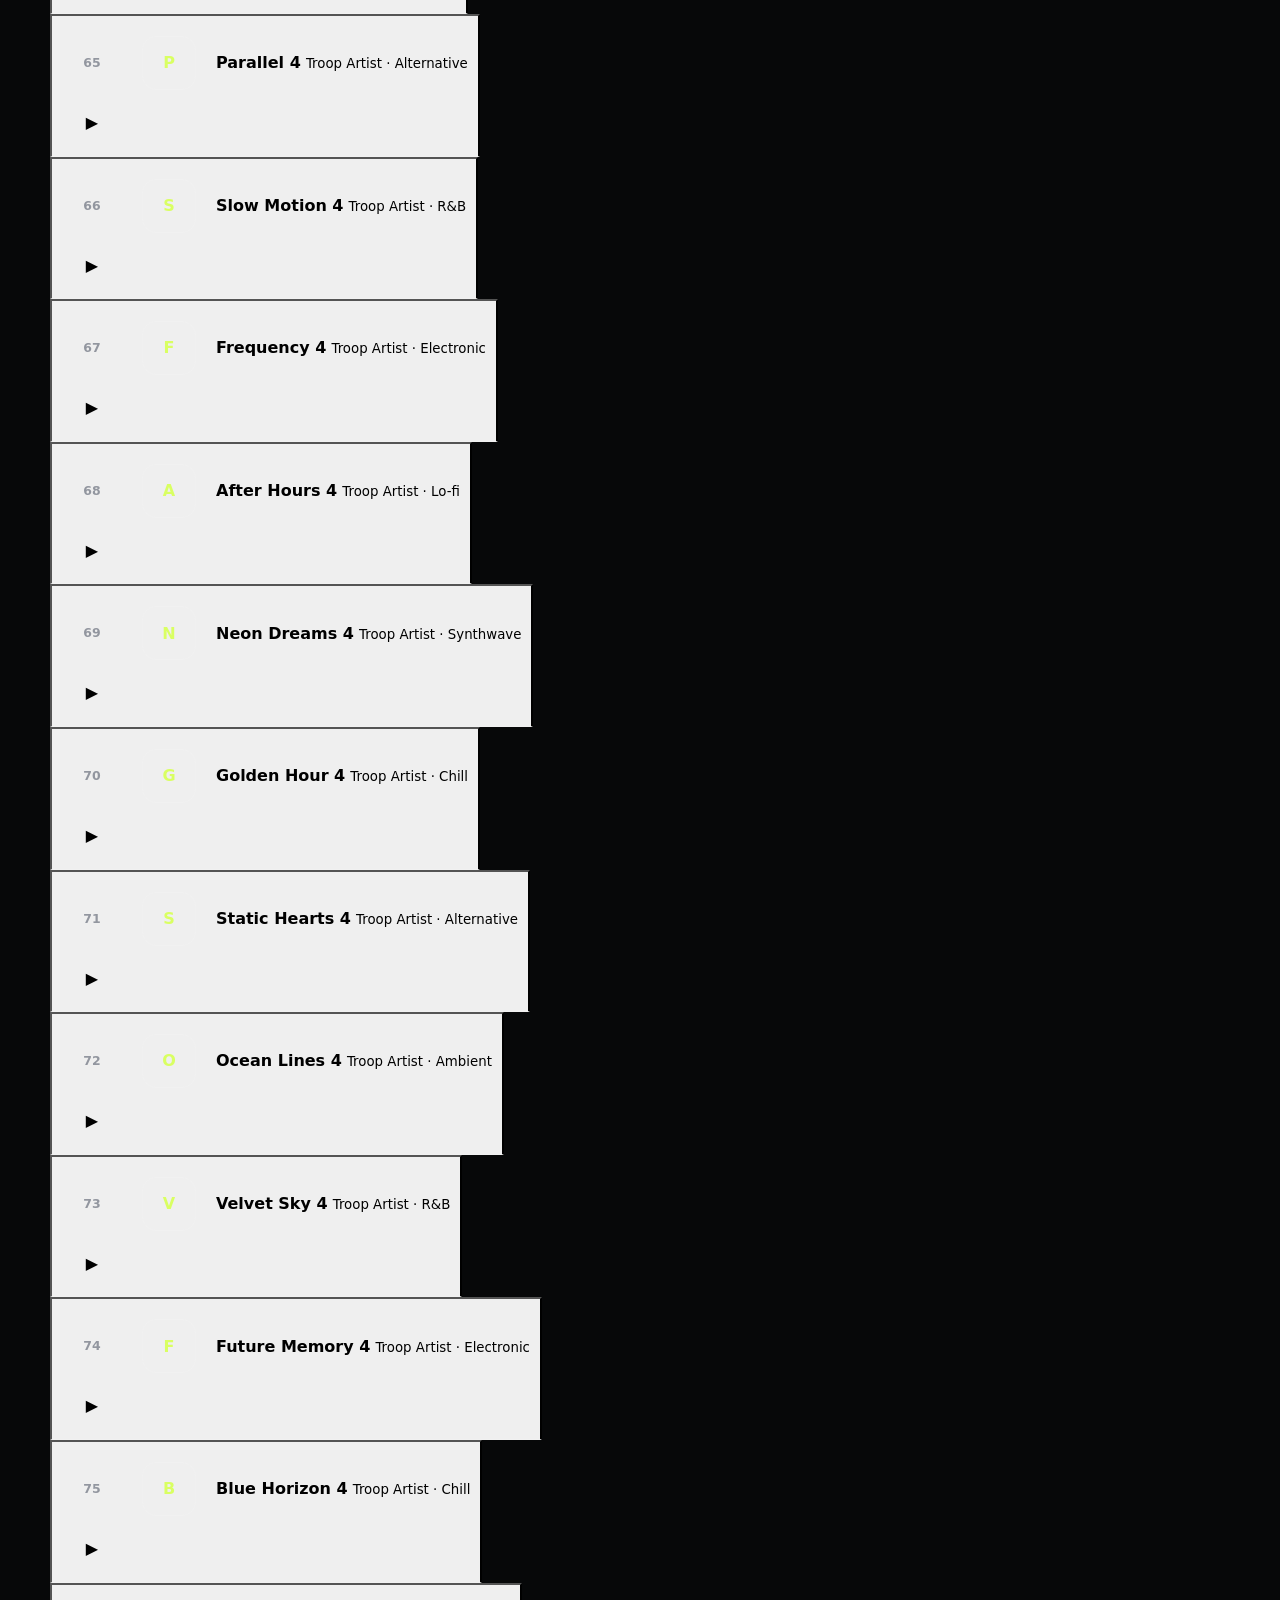
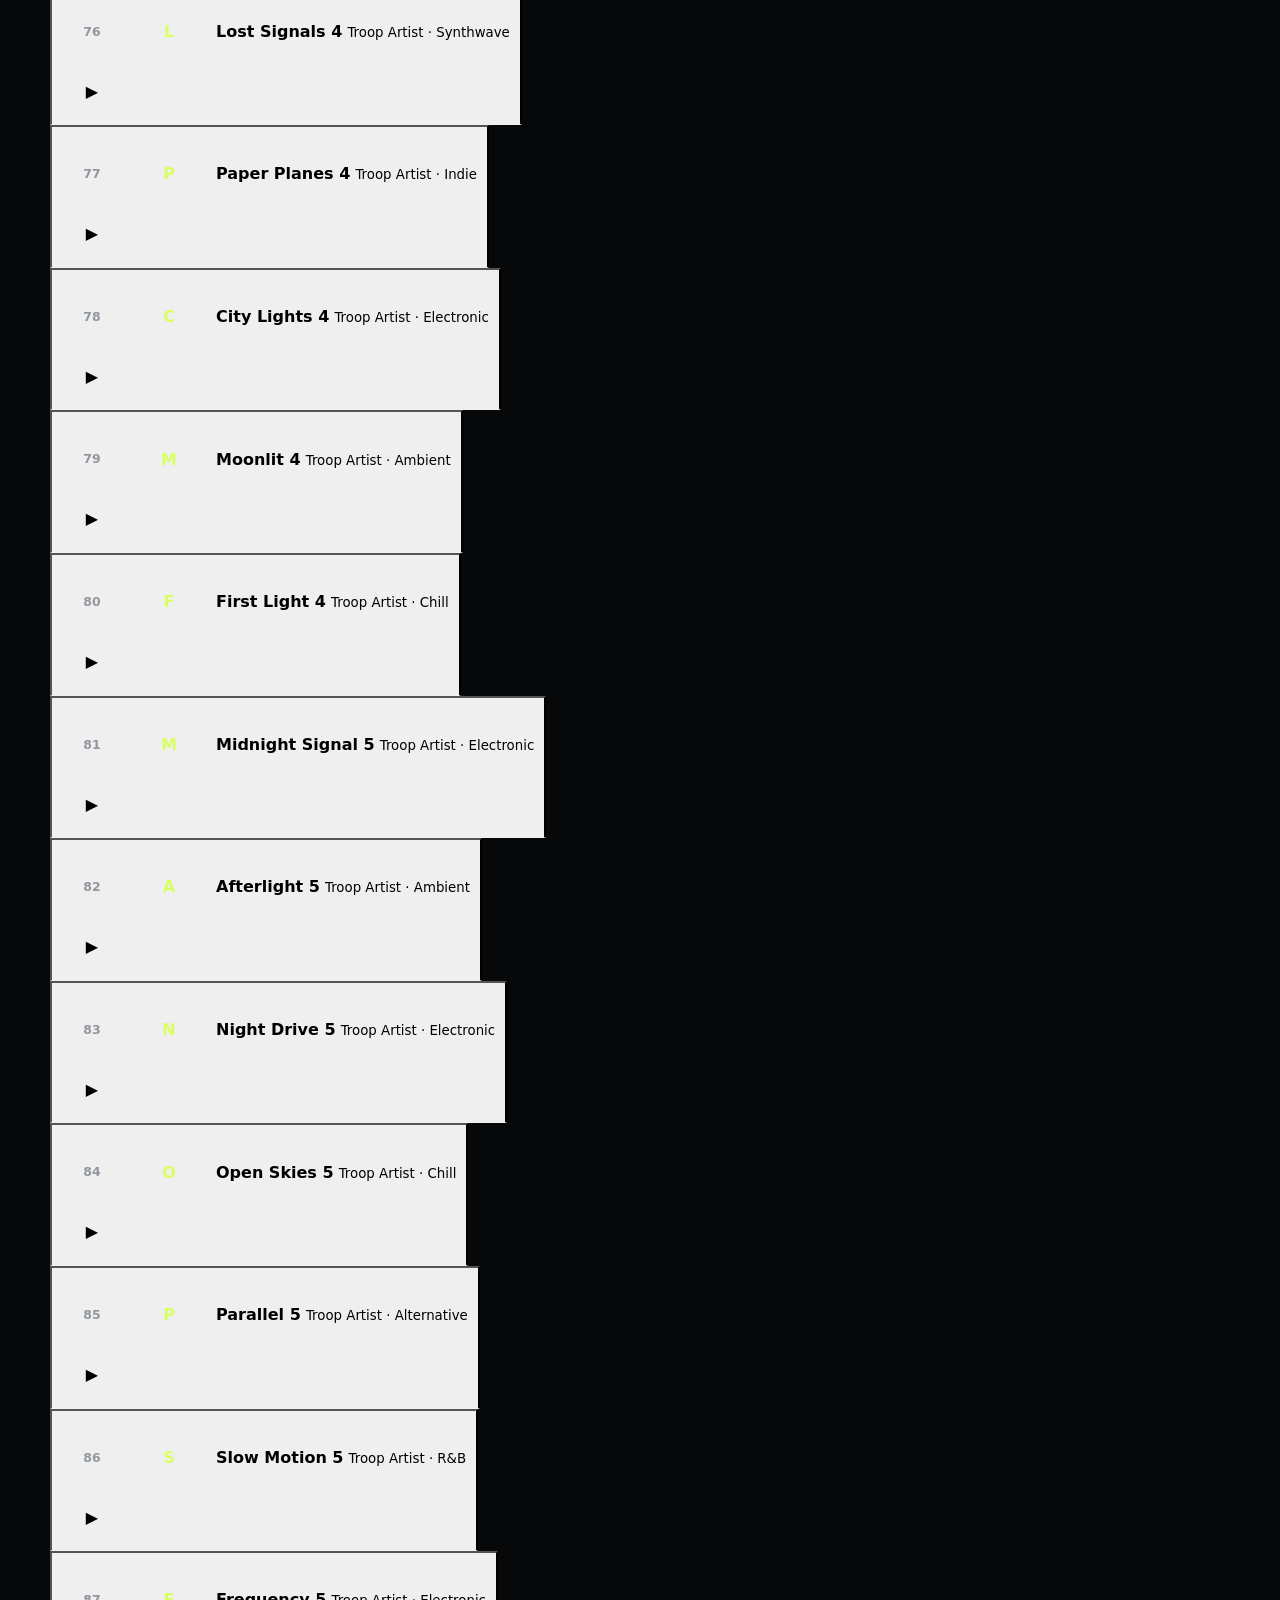
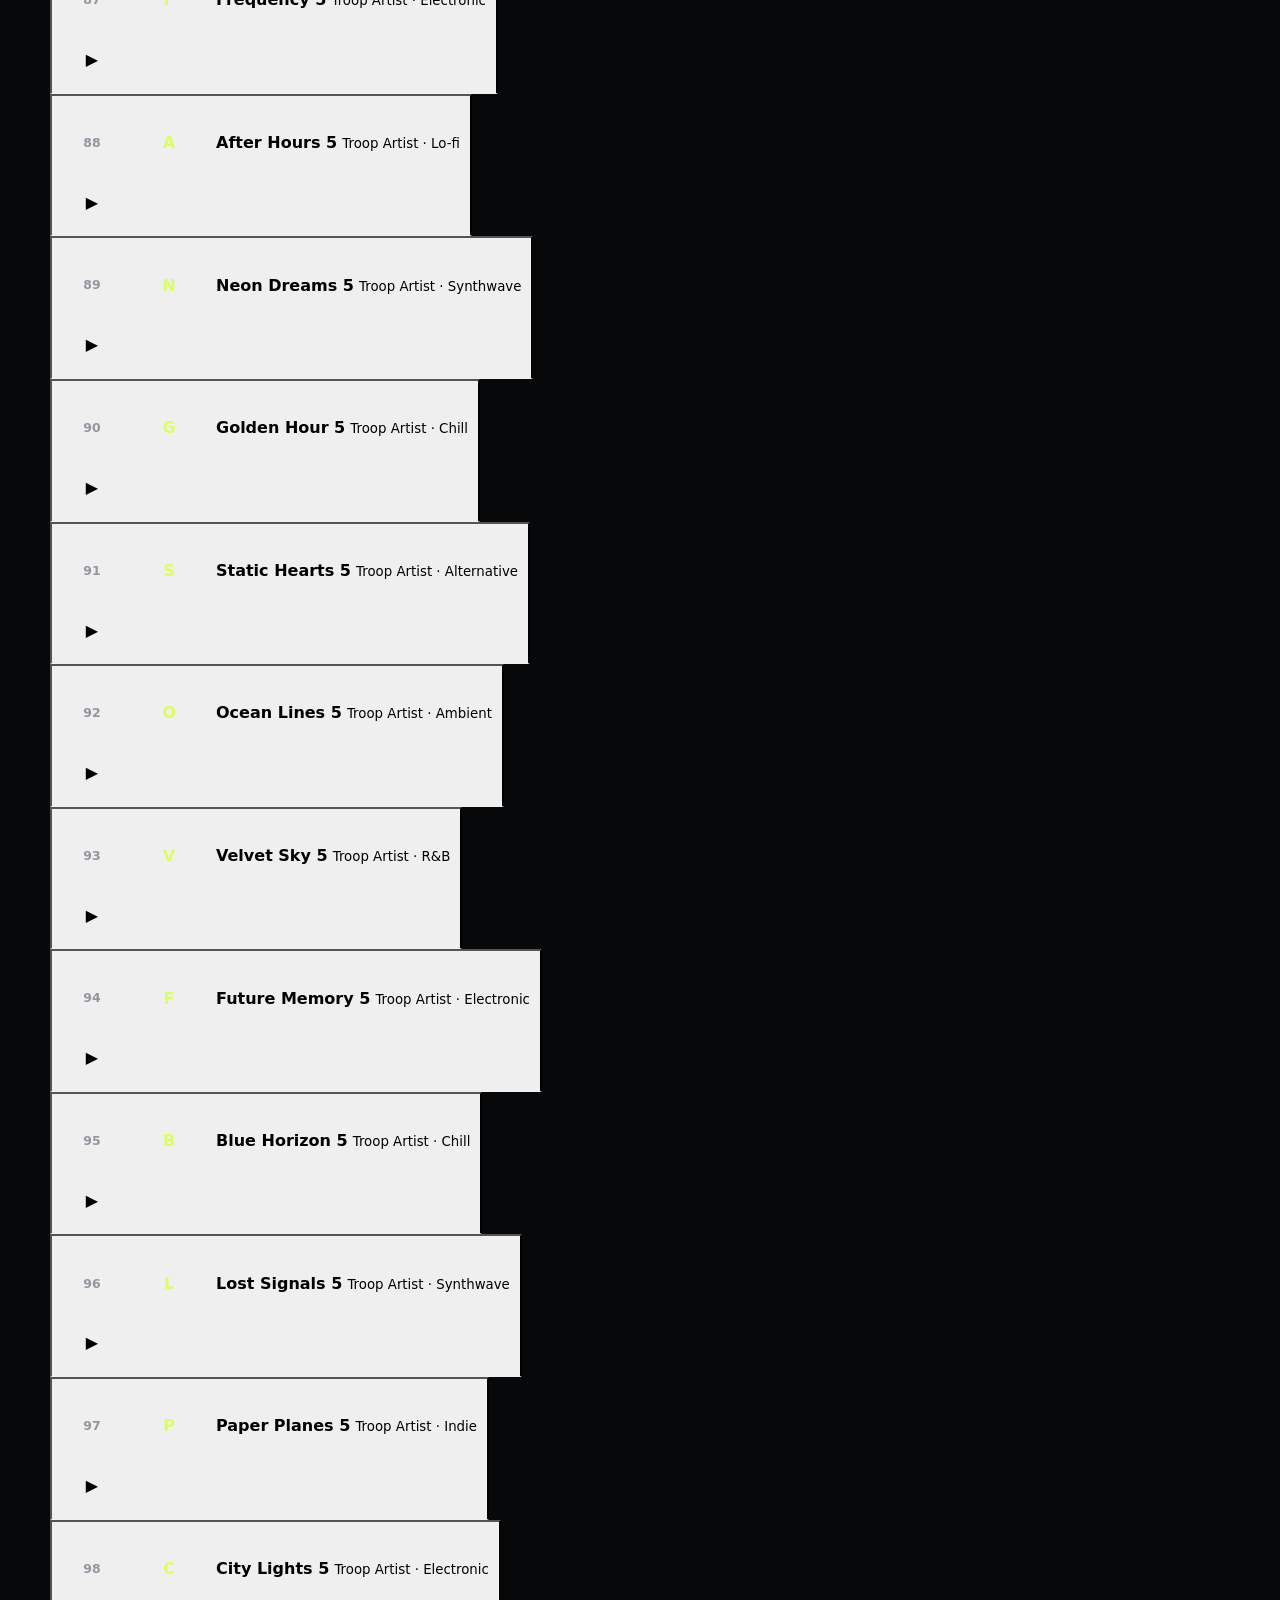
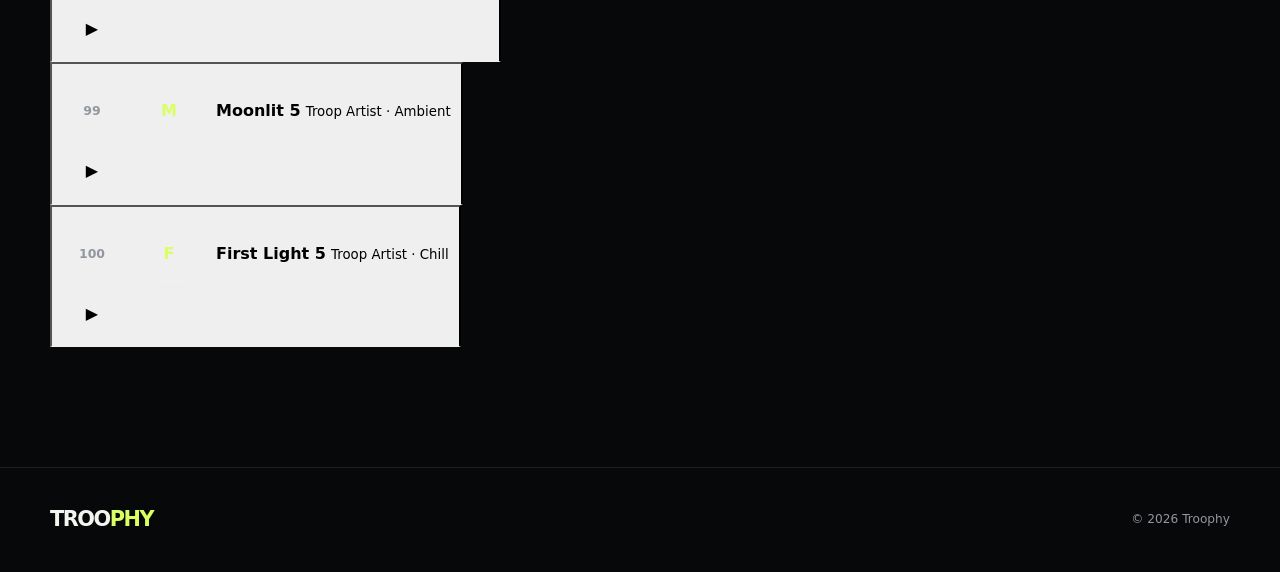
<file: music/index.html>
<!DOCTYPE html>
<html lang="en">
<head>

  <meta charset="UTF-8">

  <meta
    name="viewport"
    content="width=device-width, initial-scale=1"
  >

  <title>Troop Board 100 — Troophy</title>

  <meta
    name="description"
    content="Troop Board 100 — discover the music people are listening to."
  >

  <meta name="theme-color" content="#050608">

  <link
    rel="stylesheet"
    href="../assets/css/style.css"
  >

  <style>

    .music-page {
      padding-top: 150px;
      padding-bottom: 120px;
    }

    .music-hero {
      display: grid;
      grid-template-columns: 1fr 350px;
      gap: 70px;
      align-items: end;
      margin-bottom: 70px;
    }

    .music-hero h1 {
      font-size: clamp(3.5rem, 8vw, 7rem);
      line-height: .85;
      letter-spacing: -.085em;
    }

    .music-hero h1 span {
      color: var(--accent);
    }

    .music-hero p {
      max-width: 600px;
      margin-top: 25px;
      color: var(--muted);
    }

    .board-number {
      font-size: 9rem;
      line-height: .7;
      font-weight: 950;
      letter-spacing: -.1em;
      color: rgba(217,255,98,.08);
      text-align: right;
    }

    .tracks {
      border-top: 1px solid var(--line);
    }

    .track {
      display: grid;
      grid-template-columns: 60px 1fr auto;
      gap: 20px;
      align-items: center;
      padding: 20px 10px;
      border-bottom: 1px solid var(--line);
      transition: .25s;
    }

    .track:hover {
      background: rgba(255,255,255,.025);
    }

    .track-rank {
      color: var(--muted);
      font-size: .78rem;
      font-weight: 850;
    }

    .track-main {
      display: flex;
      align-items: center;
      gap: 15px;
    }

    .track-art {
      width: 54px;
      height: 54px;
      flex: 0 0 54px;
      border-radius: 14px;
      display: grid;
      place-items: center;
      background: var(--surface-2);
      border: 1px solid var(--line);
      color: var(--accent);
      font-weight: 900;
    }

    .track-title {
      font-weight: 800;
      letter-spacing: -.025em;
    }

    .track-artist {
      color: var(--muted);
      font-size: .78rem;
    }

    .track-play {
      width: 40px;
      height: 40px;
      display: grid;
      place-items: center;
      border-radius: 50%;
      border: 1px solid var(--line);
      background: var(--surface);
      color: var(--accent);
      cursor: pointer;
    }

    .player {
      position: fixed;
      left: 15px;
      right: 15px;
      bottom: 15px;
      z-index: 900;
      display: none;
      align-items: center;
      gap: 15px;
      padding: 13px 16px;
      border: 1px solid var(--line);
      border-radius: 20px;
      background: rgba(10,12,15,.92);
      backdrop-filter: blur(20px);
      box-shadow: 0 20px 70px rgba(0,0,0,.4);
    }

    .player.active {
      display: flex;
    }

    .player-info {
      flex: 1;
      min-width: 0;
    }

    .player-info strong,
    .player-info small {
      display: block;
      overflow: hidden;
      text-overflow: ellipsis;
      white-space: nowrap;
    }

    .player-info small {
      color: var(--muted);
    }

    @media(max-width: 800px) {
      .music-hero {
        grid-template-columns: 1fr;
        gap: 30px;
      }

      .board-number {
        display: none;
      }
    }

    @media(max-width: 600px) {
      .track {
        grid-template-columns: 35px 1fr 40px;
        gap: 10px;
      }

      .track-art {
        width: 45px;
        height: 45px;
        flex-basis: 45px;
      }

      .track-main {
        gap: 10px;
      }
    }

  </style>

  <script src="../assets/js/recommendations.js"></script>
  <script src="../assets/data/data-forge.js"></script>
  <script src="../assets/js/search-engine.js"></script>
</head>

<body>

<header class="site-header">

  <div class="container nav">

    <a href="../index.html" class="brand">
      TROO<span>PHY</span>
    </a>

    <nav class="nav-menu" id="navMenu">

      <a href="../index.html">
        Home
      </a>

      <a href="../apps/">
        Trending Apps
      </a>

      <a href="./">
        Troop Board 100
      </a>

    
      <button
        class="nav-search"
        type="button"
        data-global-search
      >
        Search
      </button>
  <a href="../rankings/">Top 100</a>

</nav>

    <button
      class="menu-toggle"
      id="menuToggle"
    >
      <span></span>
      <span></span>
    </button>

  </div>

</header>


<main class="music-page">

  <div class="container">

    <div class="music-hero">

      <div>

        <span class="section-label">
          TROOPHY / MUSIC
        </span>

        <h1>
          TROOP
          <span>BOARD 100.</span>
        </h1>

        <p>
          A living music chart built for discovery.
          Find tracks worth pressing play on.
        </p>

      </div>

      <div class="board-number">
        100
      </div>

    </div>


    <div
      class="tracks"
      id="tracks"
    ></div>

  </div>

</main>


<div class="player" id="player">

  <div class="track-art" id="playerArt">T</div>

  <div class="player-info">

    <strong id="playerTitle">Nothing playing</strong>

    <small id="playerArtist">Troop Board 100</small>

    <div class="player-progress">
      <span id="currentTime">0:00</span>

      <input
        id="progressBar"
        type="range"
        min="0"
        max="100"
        value="0"
        step="0.1"
        aria-label="Track progress"
      >

      <span id="duration">0:00</span>
    </div>

  </div>

  <div class="player-controls">

    <button
      type="button"
      id="shuffleButton"
      aria-label="Shuffle"
    >⤨</button>

    <button
      type="button"
      id="previousButton"
      aria-label="Previous track"
    >◀</button>

    <button
      type="button"
      class="track-play"
      id="playerButton"
      aria-label="Play"
    >▶</button>

    <button
      type="button"
      id="nextButton"
      aria-label="Next track"
    >▶</button>

    <button
      type="button"
      id="repeatButton"
      aria-label="Repeat"
    >↻</button>

  </div>

  <div class="player-volume">

    <span>⌁</span>

    <input
      id="volumeBar"
      type="range"
      min="0"
      max="1"
      value="1"
      step="0.01"
      aria-label="Volume"
    >

  </div>

</div>

<audio id="audioPlayer" preload="metadata"></audio>


<footer>

  <div class="container footer-inner">

    <a href="../index.html" class="brand">
      TROO<span>PHY</span>
    </a>

    <p>
      © <span id="year"></span> Troophy
    </p>

  </div>

</footer>


<script src="../assets/js/app.js"></script>
<script src="music.js"></script>
<script src="../assets/js/global-search.js"></script>

</body>
</html>
</file>
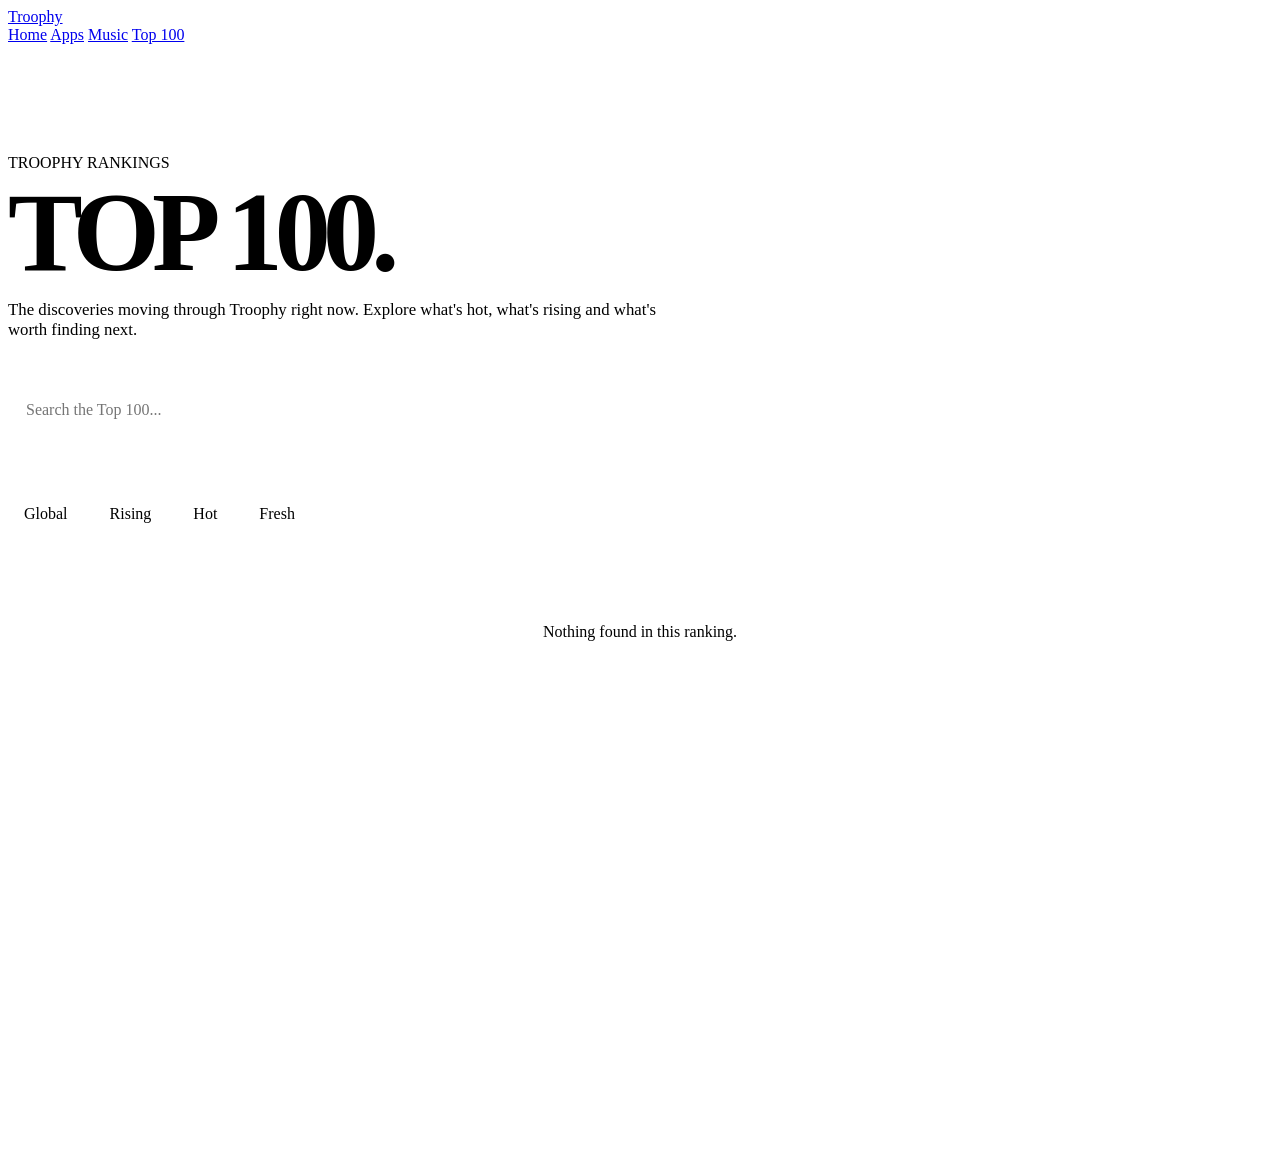
<file: rankings/index.html>
<!DOCTYPE html>
<html lang="en">
<head>

  <meta charset="UTF-8">

  <meta
    name="viewport"
    content="width=device-width, initial-scale=1"
  >

  <meta
    name="description"
    content="Troophy Top 100 — discover the world's trending apps, rising discoveries and hottest picks."
  >

  <title>Top 100 — Troophy</title>

  <link
    rel="stylesheet"
    href="../style.css"
  >

  <style>

    .rank-page {
      min-height: 100vh;
      padding: 110px 0 100px;
    }

    .rank-hero {
      margin-bottom: 45px;
    }

    .rank-hero h1 {
      margin: 10px 0 15px;
      font-size: clamp(3rem, 9vw, 7rem);
      line-height: .9;
      letter-spacing: -.07em;
    }

    .rank-hero p {
      max-width: 650px;
      color: var(--muted);
      font-size: 1.05rem;
    }

    .rank-controls {
      display: flex;
      flex-wrap: wrap;
      gap: 10px;
      margin: 30px 0;
    }

    .rank-filter {
      border: 1px solid var(--line);
      background: var(--surface);
      color: var(--muted);
      padding: 10px 16px;
      border-radius: 999px;
      cursor: pointer;
      font: inherit;
    }

    .rank-filter.active,
    .rank-filter:hover {
      color: var(--text);
      border-color: var(--accent);
    }

    .rank-search {
      width: 100%;
      max-width: 620px;
      margin-bottom: 30px;
      padding: 16px 18px;
      border: 1px solid var(--line);
      border-radius: 16px;
      outline: 0;
      background: var(--surface);
      color: var(--text);
      font: inherit;
    }

    .rank-list {
      display: grid;
      gap: 8px;
    }

    .rank-item {
      display: grid;
      grid-template-columns:
        65px 52px minmax(0, 1fr)
        110px 30px;

      align-items: center;
      gap: 15px;

      padding: 15px 18px;

      border: 1px solid var(--line);
      border-radius: 18px;

      background: var(--surface);

      text-decoration: none;
      color: var(--text);

      transition: .2s ease;
    }

    .rank-item:hover {
      transform: translateX(5px);
      border-color: var(--accent);
    }

    .rank-number {
      font-size: 1.4rem;
      font-weight: 900;
      color: var(--muted);
    }

    .rank-icon {
      width: 52px;
      height: 52px;

      display: grid;
      place-items: center;

      border-radius: 14px;
      background: var(--surface-2);

      font-size: 1.2rem;
      font-weight: 900;
    }

    .rank-name {
      min-width: 0;
    }

    .rank-name strong,
    .rank-name small {
      display: block;
    }

    .rank-name strong {
      overflow: hidden;
      text-overflow: ellipsis;
      white-space: nowrap;
    }

    .rank-name small {
      margin-top: 4px;
      color: var(--muted);
      font-size: .72rem;
    }

    .rank-score {
      text-align: right;
      font-weight: 900;
    }

    .rank-movement {
      text-align: center;
      font-size: .75rem;
      font-weight: 900;
    }

    .movement-up {
      color: #5ee58a;
    }

    .movement-hot {
      color: var(--accent);
    }

    .rank-empty {
      padding: 60px 20px;
      text-align: center;
      color: var(--muted);
      border: 1px dashed var(--line);
      border-radius: 20px;
    }

    @media (max-width: 700px) {

      .rank-page {
        padding-top: 80px;
      }

      .rank-item {
        grid-template-columns:
          42px 44px minmax(0, 1fr)
          25px;

        padding: 12px;
      }

      .rank-score {
        display: none;
      }

      .rank-icon {
        width: 44px;
        height: 44px;
      }

    }

  </style>

  <script src="../assets/data/data-forge.js"></script>
  <script src="../assets/js/search-engine.js"></script>
</head>

<body>

<header class="site-header">

  <div class="container nav">

    <a
      href="../"
      class="brand"
    >
      Troophy
    </a>

    <nav class="nav-menu">

      <a href="../">Home</a>

      <a href="../apps/">Apps</a>

      <a href="../music/">Music</a>

      <a href="./">Top 100</a>

    </nav>

  </div>

</header>


<main class="rank-page">

  <div class="container">

    <div class="rank-hero">

      <span class="section-label">
        TROOPHY RANKINGS
      </span>

      <h1>
        TOP 100.
      </h1>

      <p>
        The discoveries moving through Troophy right now.
        Explore what's hot, what's rising and what's worth finding next.
      </p>

    </div>


    <input
      class="rank-search"
      id="rankSearch"
      type="search"
      placeholder="Search the Top 100..."
      autocomplete="off"
    >


    <div
      class="rank-controls"
      id="rankControls"
    >

      <button
        class="rank-filter active"
        data-filter="global"
      >
        Global
      </button>

      <button
        class="rank-filter"
        data-filter="rising"
      >
        Rising
      </button>

      <button
        class="rank-filter"
        data-filter="hot"
      >
        Hot
      </button>

      <button
        class="rank-filter"
        data-filter="fresh"
      >
        Fresh
      </button>

    </div>


    <div
      class="rank-list"
      id="rankList"
    ></div>

  </div>

</main>


<script src="../data/troophy-data.js"></script>

<script src="../assets/js/live-ranking.js"></script>

<script src="./rankings.js"></script>

</body>
</html>
</file>
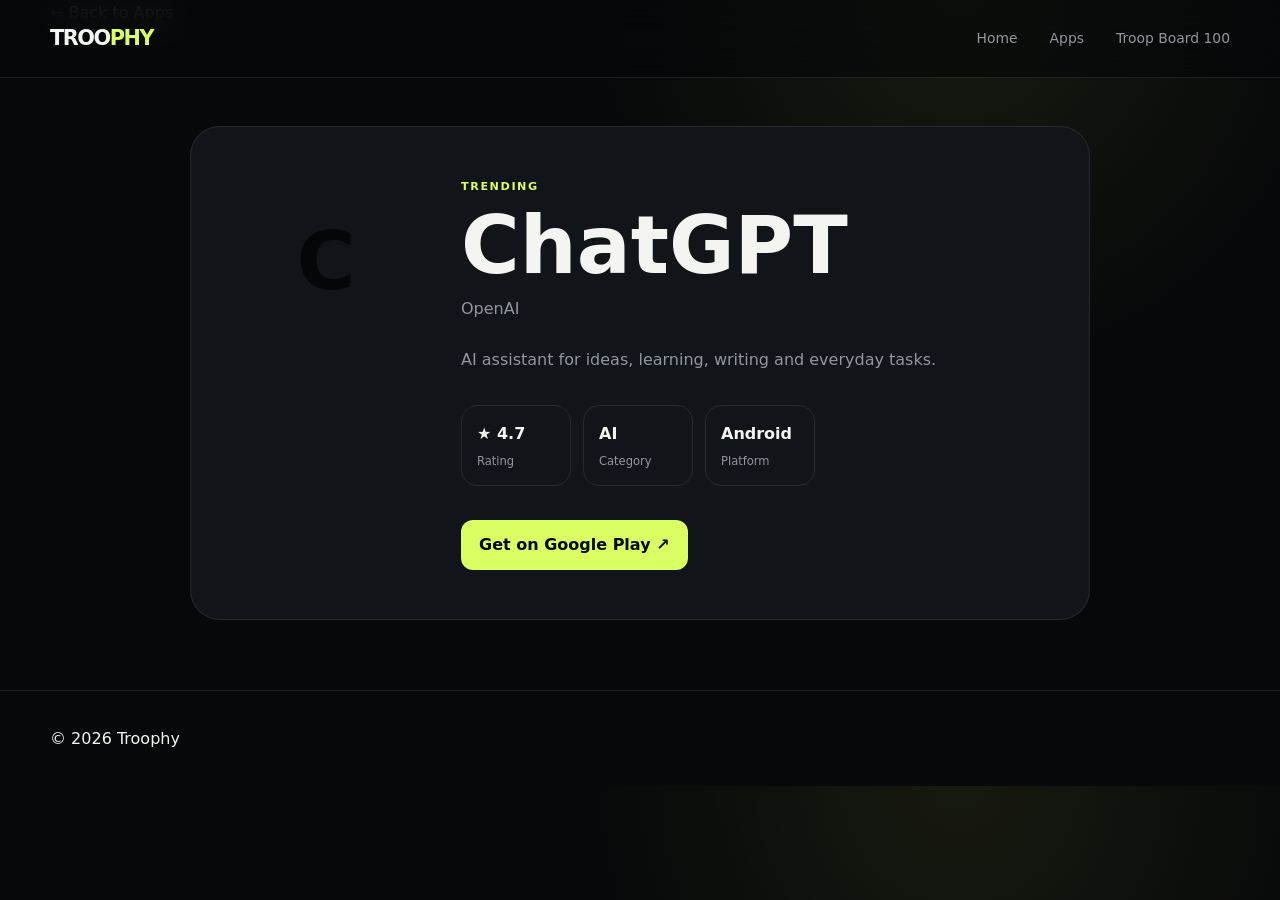
<file: apps/details/index.html>
<!doctype html>
<html lang="en">
<head>
  <meta charset="utf-8">
  <meta name="viewport" content="width=device-width,initial-scale=1">
  <meta name="description" content="Discover trending apps on Troophy.">
  <title>App Details — Troophy</title>
  <link rel="stylesheet" href="../../assets/css/style.css">
  <script src="../../assets/data/discovery.js"></script>
</head>

<body>

<header class="site-header">
  <div class="container nav">

    <a href="../../index.html" class="brand">
      TROO<span>PHY</span>
    </a>

    <nav class="nav-menu">
      <a href="../../index.html">Home</a>
      <a href="../index.html">Apps</a>
      <a href="../../music/">Troop Board 100</a>
    </nav>

  </div>
</header>

<main class="app-detail-page">

  <div class="container">

    <a class="back-link" href="../index.html">
      ← Back to Apps
    </a>

    <section id="appDetail" class="app-detail">

      <div class="detail-loading">
        Loading discovery...
      </div>

    </section>

  </div>

</main>

<footer>
  <div class="container footer-inner">
    <span>© <span id="year"></span> Troophy</span>
  </div>
</footer>

<script>
const apps = window.TROOPHY_DISCOVERY?.apps || [];

const params = new URLSearchParams(
  window.location.search
);

const requested =
  params.get("app");

const app =
  apps.find(item => item.id === requested) ||
  apps[0];

const target =
  document.getElementById("appDetail");

if (app && target) {

  if (window.TroophyLive) {
    window.TroophyLive.recordView(app);
  }

  if (window.TroophyRecommendations) {
    window.TroophyRecommendations.remember(app);
  }

  if (window.TroophyRecommendations) {
    window.TroophyRecommendations.remember(app);
  }

  document.title =
    `${app.name} — Troophy`;

  target.innerHTML = `

    <div class="detail-icon">
      ${app.name.charAt(0)}
    </div>

    <div class="detail-content">

      <div class="detail-tag">
        ${app.tag}
      </div>

      <h1>
        ${app.name}
      </h1>

      <p class="detail-developer">
        ${app.developer}
      </p>

      <p class="detail-description">
        ${app.description}
      </p>

      <div class="detail-stats">

        <div>
          <strong>★ ${app.rating}</strong>
          <span>Rating</span>
        </div>

        <div>
          <strong>${app.category}</strong>
          <span>Category</span>
        </div>

        <div>
          <strong>Android</strong>
          <span>Platform</span>
        </div>

      </div>

      <a
        class="detail-download"
        href="${app.url}"
        target="_blank"
        rel="noopener noreferrer"
      >
        Get on Google Play ↗
      </a>

    </div>
  `;
}

document.getElementById("year").textContent =
  new Date().getFullYear();
</script>

</body>
</html>
</file>
<file: assets/css/style.css>
:root {
  --bg: #070809;
  --bg-soft: #0d0f12;
  --surface: #111419;
  --surface-hover: #171a20;

  --text: #f4f5f0;
  --muted: #92969f;

  --accent: #d9ff62;
  --accent-soft: rgba(217, 255, 98, .12);

  --line: rgba(255,255,255,.09);

  --container: 1180px;
  --radius: 28px;

  --ease: cubic-bezier(.2,.8,.2,1);
}

* {
  margin: 0;
  padding: 0;
  box-sizing: border-box;
}

html {
  scroll-behavior: smooth;
}

body {
  background:
    radial-gradient(
      circle at 75% 0%,
      rgba(217,255,98,.075),
      transparent 30%
    ),
    var(--bg);

  color: var(--text);

  font-family:
    Inter,
    ui-sans-serif,
    system-ui,
    -apple-system,
    BlinkMacSystemFont,
    "Segoe UI",
    sans-serif;

  line-height: 1.6;

  overflow-x: hidden;
}

body::selection {
  background: var(--accent);
  color: #050505;
}

a {
  color: inherit;
  text-decoration: none;
}

button {
  font: inherit;
}


/* =========================
   GLOBAL
========================= */

.container {
  width: min(
    var(--container),
    calc(100% - 48px)
  );

  margin-inline: auto;
}

.section {
  padding: 130px 0;
}

.section-label {
  display: block;

  margin-bottom: 24px;

  color: var(--accent);

  font-size: .72rem;
  font-weight: 800;

  letter-spacing: .16em;
}


/* =========================
   HEADER
========================= */

.site-header {
  position: fixed;

  inset: 0 0 auto;

  z-index: 1000;

  height: 78px;

  background:
    rgba(7,8,9,.68);

  border-bottom:
    1px solid var(--line);

  backdrop-filter:
    blur(18px);
}

.nav {
  height: 100%;

  display: flex;

  align-items: center;

  justify-content: space-between;
}

.brand {
  font-size: 1.3rem;

  font-weight: 900;

  letter-spacing: -.07em;
}

.brand span {
  color: var(--accent);
}

.nav-menu {
  display: flex;

  align-items: center;

  gap: 32px;
}

.nav-menu a {
  color: var(--muted);

  font-size: .87rem;

  transition:
    color .25s var(--ease),
    transform .25s var(--ease);
}

.nav-menu a:hover {
  color: var(--text);

  transform: translateY(-1px);
}

.nav-button {
  padding: 10px 17px;

  border-radius: 999px;

  background: var(--text);

  color: #08090b !important;

  font-weight: 800;
}

.menu-toggle {
  display: none;

  width: 42px;
  height: 42px;

  border: 1px solid var(--line);

  border-radius: 50%;

  background: var(--surface);

  cursor: pointer;

  position: relative;
}

.menu-toggle span {
  position: absolute;

  left: 12px;

  width: 17px;
  height: 1px;

  background: var(--text);

  transition: .3s;
}

.menu-toggle span:first-child {
  top: 16px;
}

.menu-toggle span:last-child {
  top: 23px;
}


/* =========================
   HERO
========================= */

.hero {
  min-height: 100vh;

  padding:
    150px 0
    100px;

  display: flex;

  align-items: center;

  position: relative;

  isolation: isolate;
}

.hero-grid {
  display: grid;

  grid-template-columns:
    minmax(0, 1.05fr)
    minmax(380px, .95fr);

  gap: 80px;

  align-items: center;
}

.hero-glow {
  position: absolute;

  width: 420px;
  height: 420px;

  border-radius: 50%;

  filter: blur(100px);

  pointer-events: none;

  opacity: .16;

  z-index: -1;
}

.glow-one {
  background: var(--accent);

  right: -160px;
  top: 90px;
}

.glow-two {
  background: #5367ff;

  left: -250px;
  bottom: -180px;

  opacity: .08;
}

.eyebrow {
  display: inline-flex;

  align-items: center;

  gap: 9px;

  padding: 8px 13px;

  border: 1px solid var(--line);

  border-radius: 999px;

  background:
    rgba(255,255,255,.025);

  color: var(--muted);

  font-size: .73rem;

  font-weight: 650;

  margin-bottom: 28px;
}

.status-dot {
  width: 7px;
  height: 7px;

  border-radius: 50%;

  background: var(--accent);

  box-shadow:
    0 0 15px
    rgba(217,255,98,.8);
}

.hero h1 {
  max-width: 850px;

  font-size:
    clamp(4rem, 8vw, 7.8rem);

  line-height: .86;

  letter-spacing: -.085em;

  font-weight: 850;
}

.hero h1 span {
  display: block;

  color: var(--accent);
}

.hero-description {
  max-width: 570px;

  margin-top: 32px;

  color: var(--muted);

  font-size:
    clamp(1rem, 1.5vw, 1.15rem);
}

.hero-actions {
  display: flex;

  flex-wrap: wrap;

  gap: 12px;

  margin-top: 38px;
}


/* =========================
   BUTTONS
========================= */

.button {
  display: inline-flex;

  align-items: center;

  justify-content: center;

  gap: 14px;

  min-height: 50px;

  padding: 0 21px;

  border-radius: 999px;

  font-size: .87rem;

  font-weight: 800;

  transition:
    transform .25s var(--ease),
    background .25s var(--ease),
    border-color .25s var(--ease);
}

.button:hover {
  transform: translateY(-3px);
}

.button span {
  font-size: 1.1rem;
}

.button-primary {
  background: var(--accent);

  color: #070809;
}

.button-primary:hover {
  background: #e4ff86;
}

.button-ghost {
  border: 1px solid var(--line);

  background:
    rgba(255,255,255,.025);

  color: var(--text);
}

.button-ghost:hover {
  background: var(--surface-hover);
}


/* =========================
   HERO VISUAL
========================= */

.hero-visual {
  min-height: 520px;

  position: relative;

  border:
    1px solid var(--line);

  border-radius: 36px;

  overflow: hidden;

  background:
    radial-gradient(
      circle at center,
      rgba(217,255,98,.07),
      transparent 40%
    ),
    var(--surface);

  box-shadow:
    0 50px 120px
    rgba(0,0,0,.35);
}

.visual-orbit {
  position: absolute;

  left: 50%;
  top: 50%;

  transform:
    translate(-50%, -50%);

  border:
    1px solid
    rgba(217,255,98,.15);

  border-radius: 50%;
}

.orbit-one {
  width: 290px;
  height: 290px;

  animation:
    orbit 14s linear infinite;
}

.orbit-two {
  width: 410px;
  height: 410px;

  border-color:
    rgba(255,255,255,.06);

  animation:
    orbitReverse 20s linear infinite;
}

@keyframes orbit {
  to {
    transform:
      translate(-50%, -50%)
      rotate(360deg);
  }
}

@keyframes orbitReverse {
  to {
    transform:
      translate(-50%, -50%)
      rotate(-360deg);
  }
}

.visual-core {
  position: absolute;

  left: 50%;
  top: 50%;

  transform:
    translate(-50%, -50%);

  width: 155px;
  height: 155px;

  border-radius: 50%;

  display: grid;

  place-items: center;

  background:
    var(--accent);

  box-shadow:
    0 0 80px
    rgba(217,255,98,.25);
}

.core-inner {
  width: 125px;
  height: 125px;

  border-radius: 50%;

  display: grid;

  place-items: center;

  background: #10120e;

  border:
    1px solid
    rgba(255,255,255,.1);
}

.core-inner span {
  font-size: 4rem;

  font-weight: 900;

  letter-spacing: -.1em;

  color: var(--accent);
}

.floating-card {
  position: absolute;

  padding: 18px 20px;

  border:
    1px solid
    rgba(255,255,255,.1);

  border-radius: 18px;

  background:
    rgba(10,11,13,.78);

  backdrop-filter: blur(15px);

  box-shadow:
    0 20px 50px
    rgba(0,0,0,.25);
}

.floating-card small {
  display: block;

  color: var(--muted);

  font-size: .62rem;

  letter-spacing: .14em;

  margin-bottom: 6px;
}

.floating-card strong {
  font-size: .95rem;

  line-height: 1.2;
}

.card-top {
  top: 35px;
  right: 30px;

  animation:
    float 5s ease-in-out infinite;
}

.card-bottom {
  left: 30px;
  bottom: 30px;

  animation:
    float 6s ease-in-out infinite reverse;
}

@keyframes float {
  50% {
    transform:
      translateY(-8px);
  }
}


/* =========================
   SECTION HEAD
========================= */

.section-heading {
  display: grid;

  grid-template-columns:
    1fr 400px;

  gap: 60px;

  align-items: end;

  margin-bottom: 55px;
}

.section-heading h2,
.about h2 {
  font-size:
    clamp(3rem, 6vw, 5.7rem);

  line-height: .9;

  letter-spacing: -.075em;
}

.section-heading h2 span,
.about h2 span,
.experience-box h2 span,
.start-box h2 span {
  color: var(--accent);
}

.section-heading > p {
  color: var(--muted);

  font-size: .98rem;
}


/* =========================
   FEATURE CARDS
========================= */

.feature-grid {
  display: grid;

  grid-template-columns:
    1.4fr 1fr 1fr;

  gap: 15px;
}

.feature-card {
  min-height: 390px;

  padding: 30px;

  border:
    1px solid var(--line);

  border-radius: var(--radius);

  background: var(--surface);

  display: flex;

  flex-direction: column;

  justify-content: space-between;

  transition:
    transform .35s var(--ease),
    border-color .35s var(--ease),
    background .35s var(--ease);
}

.feature-card:hover {
  transform:
    translateY(-7px);

  border-color:
    rgba(217,255,98,.28);

  background:
    var(--surface-hover);
}

.feature-number {
  color: var(--accent);

  font-size: .7rem;

  font-weight: 850;

  letter-spacing: .12em;
}

.feature-content h3 {
  font-size: 2rem;

  letter-spacing: -.05em;

  margin-bottom: 12px;
}

.feature-content p {
  color: var(--muted);

  max-width: 330px;

  font-size: .92rem;
}

.feature-link {
  display: inline-flex;

  gap: 10px;

  margin-top: 25px;

  color: var(--text);

  font-size: .82rem;

  font-weight: 800;
}

.feature-link span {
  color: var(--accent);
}


/* =========================
   EXPERIENCE
========================= */

.experience-box {
  min-height: 650px;

  padding:
    clamp(40px, 8vw, 100px);

  border:
    1px solid var(--line);

  border-radius: 36px;

  background:
    radial-gradient(
      circle at 70% 40%,
      rgba(217,255,98,.12),
      transparent 35%
    ),
    var(--surface);

  display: flex;

  flex-direction: column;

  justify-content: center;

  align-items: flex-start;

  position: relative;

  overflow: hidden;
}

.experience-box::after {
  content: "";

  position: absolute;

  width: 320px;
  height: 320px;

  right: -120px;
  bottom: -120px;

  border-radius: 50%;

  border:
    1px solid
    rgba(217,255,98,.25);
}

.experience-label {
  color: var(--accent);

  font-size: .7rem;

  font-weight: 800;

  letter-spacing: .15em;

  margin-bottom: 25px;
}

.experience-box h2 {
  font-size:
    clamp(3.3rem, 7vw, 7rem);

  line-height: .86;

  letter-spacing: -.08em;
}

.experience-box p {
  max-width: 500px;

  margin:
    30px 0;

  color: var(--muted);
}


/* =========================
   ABOUT
========================= */

.about-grid {
  display: grid;

  grid-template-columns:
    1fr 1fr;

  gap: 100px;
}

.about-copy {
  padding-top: 55px;
}

.about-copy p {
  color: var(--muted);

  font-size:
    clamp(1.05rem, 1.8vw, 1.3rem);

  margin-bottom: 25px;

  max-width: 540px;
}


/* =========================
   START
========================= */

.start-box {
  padding:
    clamp(45px, 8vw, 100px);

  text-align: center;

  border:
    1px solid var(--line);

  border-radius: 36px;

  background:
    linear-gradient(
      145deg,
      rgba(217,255,98,.09),
      rgba(255,255,255,.025)
    );
}

.start-box h2 {
  font-size:
    clamp(3.3rem, 7vw, 7rem);

  line-height: .88;

  letter-spacing: -.08em;
}

.start-box p {
  margin: 25px 0 30px;

  color: var(--muted);
}


/* =========================
   FOOTER
========================= */

footer {
  padding: 35px 0;

  border-top:
    1px solid var(--line);
}

.footer-inner {
  display: flex;

  justify-content: space-between;

  align-items: center;

  gap: 20px;
}

.footer-inner p {
  color: var(--muted);

  font-size: .76rem;
}


/* =========================
   MOBILE
========================= */

@media (max-width: 900px) {

  .hero-grid {
    grid-template-columns: 1fr;

    gap: 60px;
  }

  .hero-visual {
    min-height: 450px;
  }

  .section-heading {
    grid-template-columns: 1fr;

    gap: 25px;
  }

  .feature-grid {
    grid-template-columns: 1fr;
  }

  .feature-card {
    min-height: 300px;
  }

  .about-grid {
    grid-template-columns: 1fr;

    gap: 25px;
  }

  .about-copy {
    padding-top: 0;
  }
}


@media (max-width: 700px) {

  .container {
    width:
      min(
        var(--container),
        calc(100% - 30px)
      );
  }

  .site-header {
    height: 70px;
  }

  .nav-menu {
    display: none;

    position: absolute;

    top: 78px;

    left: 15px;
    right: 15px;

    padding: 18px;

    flex-direction: column;

    align-items: stretch;

    gap: 5px;

    background:
      rgba(14,16,19,.98);

    border:
      1px solid var(--line);

    border-radius: 22px;

    box-shadow:
      0 30px 80px
      rgba(0,0,0,.5);
  }

  .nav-menu.active {
    display: flex;
  }

  .nav-menu a {
    padding: 12px;
  }

  .nav-button {
    text-align: center;
  }

  .menu-toggle {
    display: block;
  }

  .hero {
    padding-top: 120px;
  }

  .hero h1 {
    font-size:
      clamp(3.6rem, 17vw, 6rem);
  }

  .hero-visual {
    min-height: 370px;

    border-radius: 28px;
  }

  .visual-core {
    width: 120px;
    height: 120px;
  }

  .core-inner {
    width: 96px;
    height: 96px;
  }

  .core-inner span {
    font-size: 3rem;
  }

  .orbit-one {
    width: 230px;
    height: 230px;
  }

  .orbit-two {
    width: 320px;
    height: 320px;
  }

  .floating-card {
    padding: 14px;

    border-radius: 15px;
  }

  .card-top {
    top: 20px;
    right: 20px;
  }

  .card-bottom {
    left: 20px;
    bottom: 20px;
  }

  .section {
    padding: 90px 0;
  }

  .experience-box {
    min-height: 500px;

    border-radius: 28px;
  }

  .footer-inner {
    flex-direction: column;

    align-items: flex-start;
  }
}


@media (max-width: 420px) {

  .hero-actions {
    flex-direction: column;
  }

  .button {
    width: 100%;
  }

  .hero-visual {
    min-height: 330px;
  }

  .floating-card strong {
    font-size: .78rem;
  }

  .section-heading h2,
  .about h2 {
    font-size: 3.2rem;
  }
}

/* =========================================
   TROOP BOARD PLAYER
========================================= */

.player {
  position: fixed;
  left: 20px;
  right: 20px;
  bottom: 18px;
  z-index: 1000;

  display: grid;
  grid-template-columns: 58px 1fr auto auto;
  align-items: center;
  gap: 16px;

  padding: 12px 16px;

  border: 1px solid var(--line);
  border-radius: 20px;

  background: var(--surface);
  backdrop-filter: blur(22px);

  box-shadow: 0 20px 70px rgba(0,0,0,.35);
}

.player-progress {
  display: flex;
  align-items: center;
  gap: 8px;
  margin-top: 6px;
}

.player-progress span {
  font-size: .65rem;
  color: var(--muted);
}

.player-progress input {
  width: min(360px, 100%);
}

.player-controls {
  display: flex;
  align-items: center;
  gap: 7px;
}

.player-controls button,
.player-volume button {
  border: 1px solid var(--line);
  background: transparent;
  color: var(--text);
  cursor: pointer;
  border-radius: 50%;
  width: 34px;
  height: 34px;
}

.player-controls button:hover,
.player-controls button.active {
  background: var(--accent);
  color: #050608;
}

.player-volume {
  display: flex;
  align-items: center;
  gap: 7px;
}

.player-volume input {
  width: 90px;
}

.track.playing {
  outline: 1px solid var(--accent);
  background: rgba(255,255,255,.04);
}

@media (max-width: 760px) {

  .player {
    left: 10px;
    right: 10px;
    bottom: 10px;

    grid-template-columns:
      48px 1fr auto;

    gap: 10px;

    padding: 10px;
  }

  .player-art {
    width: 48px;
  }

  .player-volume {
    display: none;
  }

  .player-controls {
    gap: 3px;
  }

  .player-controls button {
    width: 30px;
    height: 30px;
    font-size: .75rem;
  }

  .player-progress {
    max-width: 100%;
  }

}

/* =========================================
   TROOPHY DISCOVERY FILTERS
========================================= */

.app-filters {
  display: flex;
  gap: 10px;
  flex-wrap: wrap;
  margin: 0 0 28px;
}

.filter-chip {
  appearance: none;
  border: 1px solid var(--line);
  background: var(--surface);
  color: var(--muted);
  padding: 9px 15px;
  border-radius: 999px;
  cursor: pointer;
  font: inherit;
  font-size: .82rem;
  transition:
    transform .2s ease,
    background .2s ease,
    color .2s ease,
    border-color .2s ease;
}

.filter-chip:hover {
  transform: translateY(-2px);
  color: var(--text);
}

.filter-chip.active {
  background: var(--accent);
  border-color: var(--accent);
  color: #050608;
}

.empty-state {
  grid-column: 1 / -1;
  min-height: 220px;
  display: grid;
  place-items: center;
  align-content: center;
  gap: 8px;
  border: 1px dashed var(--line);
  border-radius: 24px;
  color: var(--muted);
}

.empty-state strong {
  color: var(--text);
  font-size: 1.1rem;
}

/* =========================================
   TROOPHY APP DETAILS
========================================= */

.back-link {
  display: inline-block;
  margin-bottom: 30px;
  color: var(--muted);
  text-decoration: none;
}

.back-link:hover {
  color: var(--text);
}

.app-detail {
  display: grid;
  grid-template-columns: 180px 1fr;
  gap: 45px;
  align-items: start;

  max-width: 900px;
  margin: 70px auto;
  padding: 45px;

  border: 1px solid var(--line);
  border-radius: 30px;
  background: var(--surface);
}

.detail-icon {
  width: 180px;
  height: 180px;

  display: grid;
  place-items: center;

  border-radius: 40px;

  background:
    linear-gradient(
      135deg,
      var(--accent),
      var(--surface-2)
    );

  color: #050608;
  font-size: 5rem;
  font-weight: 900;
}

.detail-tag {
  display: inline-block;
  margin-bottom: 12px;

  color: var(--accent);

  font-size: .7rem;
  font-weight: 900;
  letter-spacing: .14em;
}

.detail-content h1 {
  margin: 0;
  font-size: clamp(2.5rem, 7vw, 5rem);
  line-height: .95;
}

.detail-developer {
  color: var(--muted);
  margin: 12px 0 25px;
}

.detail-description {
  max-width: 650px;
  color: var(--muted);
  line-height: 1.8;
}

.detail-stats {
  display: flex;
  gap: 12px;
  flex-wrap: wrap;
  margin: 30px 0;
}

.detail-stats div {
  min-width: 110px;
  padding: 15px;

  border: 1px solid var(--line);
  border-radius: 16px;
}

.detail-stats strong,
.detail-stats span {
  display: block;
}

.detail-stats strong {
  margin-bottom: 5px;
}

.detail-stats span {
  color: var(--muted);
  font-size: .72rem;
}

.detail-download,
.detail-button {
  display: inline-flex;
  align-items: center;
  justify-content: center;

  text-decoration: none;
  border-radius: 12px;

  padding: 12px 18px;
  margin: 4px 4px 4px 0;

  font-weight: 700;
}

.detail-download {
  background: var(--accent);
  color: #050608;
}

.detail-button {
  border: 1px solid var(--line);
  color: var(--text);
}

.detail-button:hover {
  border-color: var(--accent);
}

@media (max-width: 700px) {

  .app-detail {
    grid-template-columns: 1fr;
    gap: 25px;
    padding: 25px;
    margin: 40px auto;
  }

  .detail-icon {
    width: 110px;
    height: 110px;
    border-radius: 28px;
    font-size: 3rem;
  }

}

/* =========================================
   TROOPHY GLOBAL SEARCH
========================================= */

.global-search-overlay {
  position: fixed;
  inset: 0;
  z-index: 9999;

  display: flex;
  justify-content: center;
  align-items: flex-start;

  padding: 9vh 20px;

  background: rgba(0,0,0,.68);
  backdrop-filter: blur(18px);

  opacity: 0;
  visibility: hidden;

  transition:
    opacity .2s ease,
    visibility .2s ease;
}

.global-search-overlay.open {
  opacity: 1;
  visibility: visible;
}

.global-search-panel {
  width: min(720px, 100%);

  border: 1px solid var(--line);
  border-radius: 24px;

  background: var(--surface);

  box-shadow:
    0 40px 120px rgba(0,0,0,.5);

  overflow: hidden;
}

.global-search-head {
  display: flex;
  align-items: center;
  justify-content: space-between;

  padding: 18px 20px;

  border-bottom: 1px solid var(--line);
}

.global-search-head button {
  border: 1px solid var(--line);
  background: transparent;
  color: var(--muted);

  padding: 5px 8px;
  border-radius: 7px;

  cursor: pointer;
  font-size: .65rem;
}

.global-search-input-wrap {
  display: flex;
  align-items: center;
  gap: 12px;

  padding: 18px 20px;

  border-bottom: 1px solid var(--line);
}

.global-search-input-wrap > span {
  color: var(--accent);
  font-size: 1.3rem;
}

.global-search-input-wrap input {
  flex: 1;

  border: 0;
  outline: 0;

  background: transparent;
  color: var(--text);

  font: inherit;
  font-size: 1.1rem;
}

.global-search-results {
  max-height: 65vh;
  overflow-y: auto;
}

.search-hint,
.search-empty {
  padding: 45px 25px;
  text-align: center;
  color: var(--muted);
}

.search-empty strong,
.search-empty span {
  display: block;
}

.search-empty strong {
  color: var(--text);
  margin-bottom: 5px;
}

.search-group {
  padding: 15px;
}

.search-group-title {
  display: block;
  padding: 8px;

  color: var(--muted);

  font-size: .65rem;
  font-weight: 900;
  letter-spacing: .14em;
}

.search-result {
  display: grid;
  grid-template-columns: 42px 1fr 20px;
  align-items: center;
  gap: 12px;

  padding: 12px;

  border-radius: 13px;

  color: var(--text);
  text-decoration: none;
}

.search-result:hover {
  background: var(--surface-2);
}

.search-result-icon {
  width: 42px;
  height: 42px;

  display: grid;
  place-items: center;

  border-radius: 11px;

  background: var(--surface-2);

  font-weight: 900;
}

.search-result strong,
.search-result small {
  display: block;
}

.search-result small {
  margin-top: 3px;
  color: var(--muted);
  font-size: .7rem;
}

.nav-search {
  border: 1px solid var(--line);
  background: transparent;
  color: var(--muted);

  padding: 7px 12px;
  border-radius: 999px;

  cursor: pointer;
  font: inherit;
}

.nav-search:hover {
  color: var(--text);
  border-color: var(--accent);
}

@media (max-width: 650px) {

  .global-search-overlay {
    padding: 20px 10px;
  }

  .global-search-panel {
    border-radius: 18px;
  }

}
</file>
<file: style.css>
.discovery-section {
  width: min(1180px, calc(100% - 32px));
  margin: 80px auto;
}

.section-heading {
  display: flex;
  align-items: flex-end;
  justify-content: space-between;
  gap: 24px;
  margin-bottom: 28px;
}

.section-kicker {
  display: block;
  font-size: 11px;
  font-weight: 800;
  letter-spacing: .16em;
  opacity: .55;
  margin-bottom: 8px;
}

.section-heading h2 {
  margin: 0;
  font-size: clamp(28px, 4vw, 42px);
  letter-spacing: -.04em;
}

.section-heading p {
  margin: 8px 0 0;
  opacity: .6;
}

.section-link {
  border: 0;
  background: transparent;
  font: inherit;
  font-weight: 700;
  cursor: pointer;
}

.app-rail {
  display: grid;
  grid-template-columns: repeat(3, minmax(0, 1fr));
  gap: 16px;
}

.app-card {
  position: relative;
  min-height: 280px;
  padding: 20px;
  border: 1px solid rgba(127,127,127,.18);
  border-radius: 22px;
  background: rgba(127,127,127,.055);
  display: flex;
  flex-direction: column;
  transition: transform .2s ease, border-color .2s ease;
}

.app-card:hover {
  transform: translateY(-5px);
  border-color: rgba(127,127,127,.4);
}

.app-card-top {
  display: flex;
  align-items: center;
  justify-content: space-between;
}

.app-icon {
  width: 54px;
  height: 54px;
  border-radius: 16px;
  display: grid;
  place-items: center;
  font-weight: 900;
  font-size: 18px;
  background: rgba(127,127,127,.13);
}

.trend-score {
  font-size: 12px;
  font-weight: 800;
  opacity: .55;
}

.app-card-body {
  margin-top: auto;
  padding-top: 30px;
}

.app-category {
  font-size: 11px;
  font-weight: 800;
  text-transform: uppercase;
  letter-spacing: .1em;
  opacity: .5;
}

.app-card h3 {
  margin: 7px 0;
  font-size: 24px;
  letter-spacing: -.035em;
}

.app-card p {
  margin: 0;
  line-height: 1.55;
  opacity: .62;
  font-size: 14px;
}

.app-action {
  margin-top: 22px;
  color: inherit;
  text-decoration: none;
  font-weight: 800;
  font-size: 14px;
}

@media (max-width: 700px) {

  .discovery-section {
    width: calc(100% - 24px);
    margin: 60px auto;
  }

  .section-link {
    display: none;
  }

  .app-rail {
    display: flex;
    overflow-x: auto;
    gap: 12px;
    padding-bottom: 8px;
    scroll-snap-type: x mandatory;
    scrollbar-width: none;
  }

  .app-rail::-webkit-scrollbar {
    display: none;
  }

  .app-card {
    flex: 0 0 82%;
    min-height: 270px;
    scroll-snap-align: start;
  }

}


/* =========================================
   TROOPHY WORLD COMMAND CENTER
========================================= */

.world-section {
  padding: 90px 0;
}

.world-heading {
  display: flex;
  align-items: end;
  justify-content: space-between;
  gap: 25px;
  margin-bottom: 32px;
}

.world-heading h2 {
  margin: 8px 0 0;
  font-size: clamp(2rem, 5vw, 4rem);
  letter-spacing: -.05em;
}

.surprise-button {
  border: 1px solid var(--line);
  background: var(--surface);
  color: var(--text);
  padding: 13px 18px;
  border-radius: 999px;
  cursor: pointer;
  font: inherit;
  font-weight: 700;
  transition: .2s ease;
}

.surprise-button:hover {
  transform: translateY(-3px);
  background: var(--accent);
  color: #050608;
}

.command-card {
  transition:
    transform .25s ease,
    border-color .25s ease;
}

.command-card:hover {
  transform: translateY(-7px);
  border-color: var(--accent);
}

.troop-preview {
  display: grid;
  gap: 8px;
}

.troop-preview-row {
  display: grid;
  grid-template-columns: 45px 40px 1fr 35px;
  align-items: center;
  gap: 12px;

  padding: 14px 16px;

  color: var(--text);
  text-decoration: none;

  border: 1px solid var(--line);
  border-radius: 16px;

  background: var(--surface);

  transition: .2s ease;
}

.troop-preview-row:hover {
  transform: translateX(6px);
  border-color: var(--accent);
}

.troop-rank {
  color: var(--muted);
  font-size: .75rem;
  font-weight: 800;
}

.troop-play {
  width: 32px;
  height: 32px;
  display: grid;
  place-items: center;
  border-radius: 50%;
  background: var(--surface-2);
  font-size: .7rem;
}

.troop-track-info strong,
.troop-track-info small {
  display: block;
}

.troop-track-info small {
  margin-top: 3px;
  color: var(--muted);
  font-size: .72rem;
}

.troop-arrow {
  color: var(--muted);
}

.category-cloud {
  display: flex;
  flex-wrap: wrap;
  gap: 12px;
}

.category-pill {
  display: inline-flex;
  align-items: center;
  gap: 10px;

  padding: 13px 17px;

  border: 1px solid var(--line);
  border-radius: 999px;

  color: var(--text);
  text-decoration: none;

  background: var(--surface);

  transition: .2s ease;
}

.category-pill:hover {
  transform: translateY(-3px);
  border-color: var(--accent);
}

.category-pill small {
  color: var(--muted);
}

.command-empty {
  padding: 40px;
  border: 1px dashed var(--line);
  border-radius: 20px;
  color: var(--muted);
}

.command-empty strong,
.command-empty span {
  display: block;
}

.command-empty strong {
  color: var(--text);
  margin-bottom: 6px;
}

@media (max-width: 700px) {

  .world-section {
    padding: 60px 0;
  }

  .world-heading {
    align-items: flex-start;
    flex-direction: column;
  }

  .world-heading h2 {
    font-size: 2.2rem;
  }

  .troop-preview-row {
    grid-template-columns:
      35px 34px 1fr 25px;
  }

}

/* =========================================
   TROOPHY PERSONAL DISCOVERY
========================================= */

#forYou {
  position: relative;
}

#forYou::before {
  content: "";
  position: absolute;
  inset: 10% 0 auto;
  height: 300px;
  pointer-events: none;
  opacity: .35;
  background:
    radial-gradient(
      circle at 50% 50%,
      var(--accent),
      transparent 65%
    );
  filter: blur(80px);
}

#forYou .container {
  position: relative;
}

.recommendation-card {
  position: relative;
}

@keyframes troophyReveal {

  from {
    opacity: 0;
    transform: translateY(12px);
  }

  to {
    opacity: 1;
    transform: translateY(0);
  }

}

.command-card {
  animation:
    troophyReveal .45s ease both;
}

.command-card:nth-child(2) {
  animation-delay: .05s;
}

.command-card:nth-child(3) {
  animation-delay: .1s;
}

.command-card:nth-child(4) {
  animation-delay: .15s;
}

.command-card:nth-child(5) {
  animation-delay: .2s;
}

.command-card:nth-child(6) {
  animation-delay: .25s;
}

/* =========================================
   TROOPHY LIVE
========================================= */

.app-card-top {
  position: relative;
}

.live-badge {
  position: absolute;
  right: 0;
  bottom: 0;

  padding: 4px 7px;

  border-radius: 999px;

  background: var(--surface-2);
  color: var(--accent);

  font-size: .55rem;
  font-weight: 900;
  letter-spacing: .08em;
}

.live-badge::before {
  content: "";
  display: inline-block;

  width: 5px;
  height: 5px;

  margin-right: 5px;

  border-radius: 50%;
  background: currentColor;

  animation: livePulse 1.5s infinite;
}

@keyframes livePulse {

  0%, 100% {
    opacity: .35;
    transform: scale(.8);
  }

  50% {
    opacity: 1;
    transform: scale(1);
  }

}
</file>
